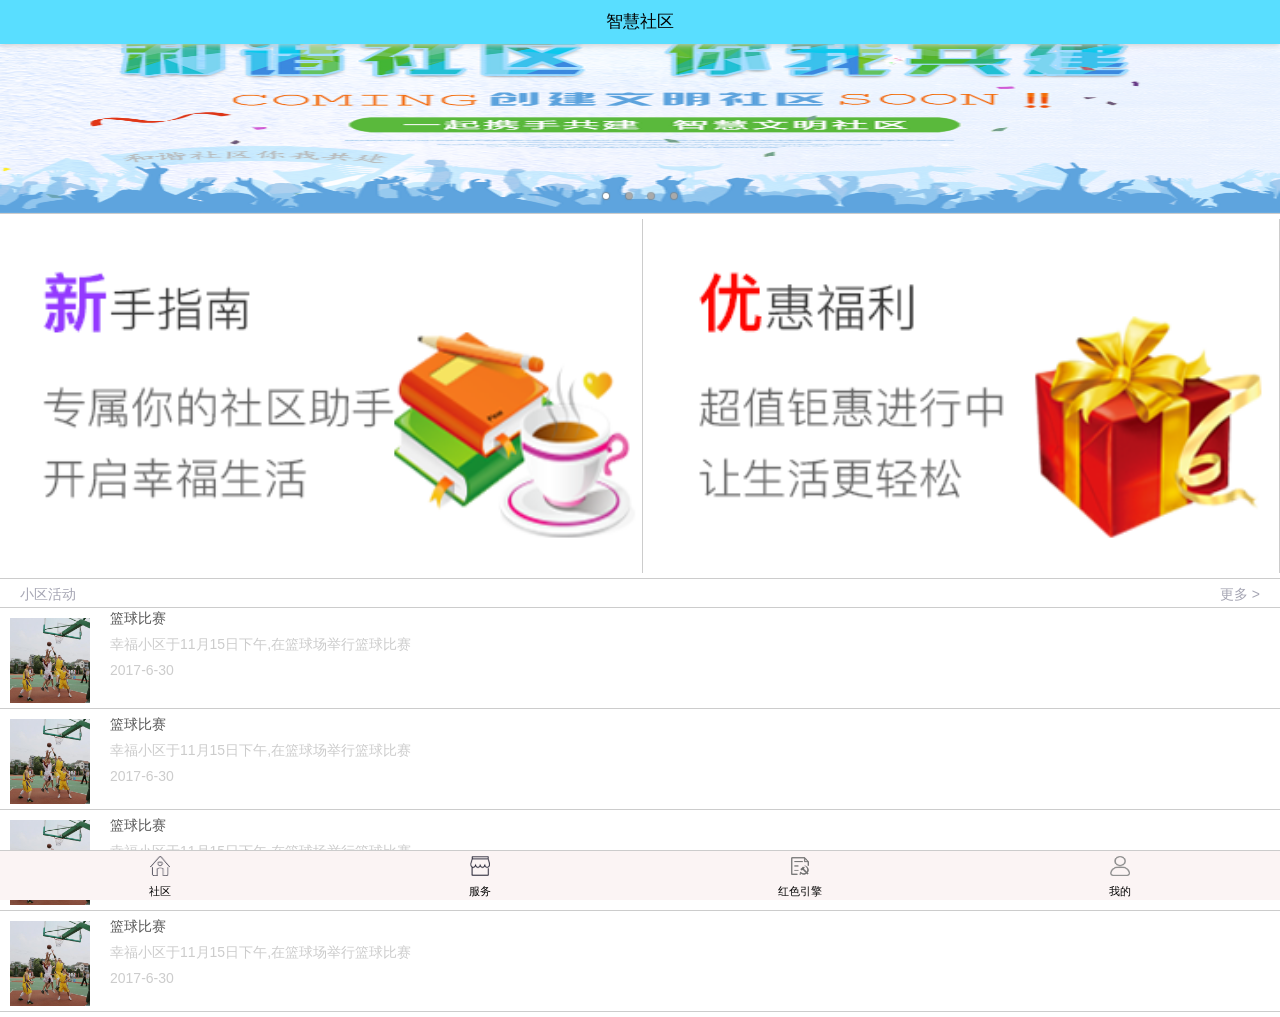
<file: index.html>
<!DOCTYPE html>
<html>

<head>
    <meta charset="utf-8">
    <meta name="viewport" content="width=device-width,initial-scale=1,minimum-scale=1,maximum-scale=1,user-scalable=no" />
    <title>智慧社区</title>
    <!--[if lt IE 9]>
    <script src="lib/html5shiv/html5shiv.min.js"></script>
    <script src="lib/respond/respond.js"></script>
    <![endif]-->


    <script src="js/mui.min.js"></script>
    <link rel="stylesheet" href="css/common.css">
    <link rel="stylesheet" href="css/mui.min.css"/>
    <link rel="stylesheet" href="css/index.css">
    <link rel="stylesheet" href="html/service/service.css">
    <link rel="stylesheet" href="html/engine/engine.css">
    <link rel="stylesheet" href="html/mine/mine.css">
    <link rel="stylesheet" href="css/app.css">
</head>


<body>
    <!--头部部分start-->
   <div class="top">
       <header id="header" class="mui-bar mui-bar-nav">
           <h1 class="mui-title">智慧社区</h1>
       </header>
   </div>
    <!--头部部分end-->

    <div class="mui-content">
        <!------------第一个页面开始部分---------->
        <div id="tabbar" class="mui-control-content mui-active">
            <div class="title">
                <div class="mui-content hidden"></div>
                <div id="slider" class="mui-slider">
                    <div class="mui-slider-group mui-slider-loop">
                        <!-- 额外增加的一个节点(循环轮播：第一个节点是最后一张轮播) -->
                        <div class="mui-slider-item mui-slider-item-duplicate">
                            <a href="#">
                                <img src="img/banner.png">
                            </a>
                        </div>
                        <!-- 第一张 -->
                        <div class="mui-slider-item">
                            <a href="#">
                                <img src="img/banner1.png">
                            </a>
                        </div>
                        <!-- 第二张 -->
                        <div class="mui-slider-item">
                            <a href="#">
                                <img src="img/banner2.png">
                            </a>
                        </div>
                        <!-- 第三张 -->
                        <div class="mui-slider-item">
                            <a href="#">
                                <img src="img/banner3.png">
                            </a>
                        </div>
                        <!-- 第四张 -->
                        <div class="mui-slider-item">
                            <a href="#">
                                <img src="img/banner4.png">
                            </a>
                        </div>
                        <!-- 第五张 -->
                        <div class="mui-slider-item">
                            <a href="#">
                                <img src="img/banner5.png">
                            </a>
                        </div>
                        <!-- 额外增加的一个节点(循环轮播：最后一个节点是第一张轮播) -->
                        <div class="mui-slider-item mui-slider-item-duplicate">
                            <a href="#">
                                <img src="img/banner.png">
                            </a>
                        </div>
                    </div>
                    <div class="mui-slider-indicator">
                        <div class="mui-indicator mui-active"></div>
                        <div class="mui-indicator"></div>
                        <div class="mui-indicator"></div>
                        <div class="mui-indicator"></div>
                    </div>
                </div>
                <!--轮播图end-->
                <!--------主体部分start------->
                <div class="new_new mui-clearfix">
                    <a href="#">
                        <img src="img/book.png" alt="">
                    </a>
                    <a href="#">
                        <img src="img/gift.png" alt="">
                    </a>
                </div>
                <div class="activity mui-clearfix">
                    <div class="ac_title">
                        <span>小区活动</span>
                        <a href="#">
                            <span>更多 > </span>
                        </a>
                    </div>
                    <div class="ac_cont mui-clearfix">
                        <a href="#">
                            <img src="img/play.png" alt="">
                        </a>
                        <div class="ac_contt">
                            <a href="#">
                                <span>篮球比赛</span>
                                <span>幸福小区于11月15日下午,在篮球场举行篮球比赛</span>
                                <span>2017-6-30</span>
                            </a>
                        </div>
                    </div>
                    <div class="ac_cont mui-clearfix">
                        <a href="#">
                            <img src="img/play.png" alt="">
                        </a>
                        <div class="ac_contt">
                            <a href="#">
                                <span>篮球比赛</span>
                                <span>幸福小区于11月15日下午,在篮球场举行篮球比赛</span>
                                <span>2017-6-30</span>
                            </a>
                        </div>
                    </div>
                    <div class="ac_cont mui-clearfix">
                        <a href="#">
                            <img src="img/play.png" alt="">
                        </a>
                        <div class="ac_contt">
                            <a href="#">
                                <span>篮球比赛</span>
                                <span>幸福小区于11月15日下午,在篮球场举行篮球比赛</span>
                                <span>2017-6-30</span>
                            </a>
                        </div>
                    </div>
                    <div class="ac_cont mui-clearfix">
                        <a href="#">
                            <img src="img/play.png" alt="">
                        </a>
                        <div class="ac_contt">
                            <a href="#">
                                <span>篮球比赛</span>
                                <span>幸福小区于11月15日下午,在篮球场举行篮球比赛</span>
                                <span>2017-6-30</span>
                            </a>
                        </div>
                    </div>
                </div>
            </div>
        </div>
    </div>

    <!------------底部部分start------------>
    <footer>
        <a href="#">
            <img src="./img/home.png" alt="">
            <span class="foot_word">社区</span>
        </a>
        <a href="html/service/service.html">
            <img src="./img/shop.png" alt="">
            <span class="foot_word">服务</span>
        </a>
        <a href="html/engine/engine.html">
            <img src="./img/red.png" alt="">
            <span class="foot_word">红色引擎</span>
        </a>
        <a href="html/mine/mine.html">
            <img src="./img/mine.png" alt="">
            <span class="foot_word">我的</span>
        </a>
    </footer>
    <!-------------底部部分end------------->
</body>
    <script type="text/javascript" charset="utf-8">
        mui.init({
            swipeBack: true //启用右滑关闭功能
        });
    var slider = mui("#slider");
    slider.slider({
        interval: 5000
    });
</script>

</html>
</file>
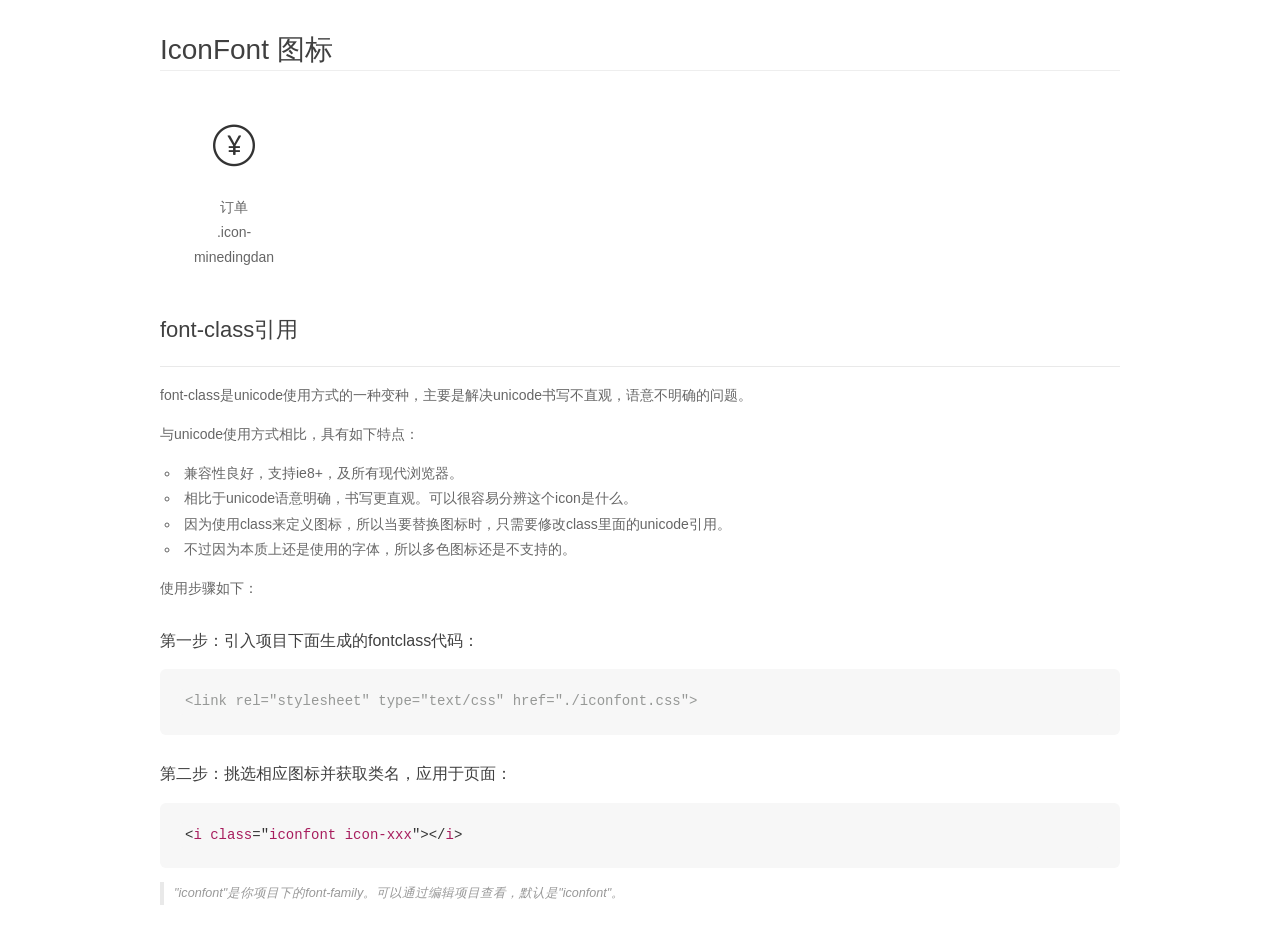
<file: fonticon/mine/demo_fontclass.html>
<!DOCTYPE html>
<html>
<head>
    <meta charset="utf-8"/>
    <title>IconFont</title>
    <link rel="stylesheet" href="demo.css">
    <link rel="stylesheet" href="iconfont.css">
</head>
<body>
    <div class="main markdown">
        <h1>IconFont 图标</h1>
        <ul class="icon_lists clear">
            
                <li>
                <i class="icon iconfont icon-minedingdan"></i>
                    <div class="name">订单</div>
                    <div class="fontclass">.icon-minedingdan</div>
                </li>
            
        </ul>

        <h2 id="font-class-">font-class引用</h2>
        <hr>

        <p>font-class是unicode使用方式的一种变种，主要是解决unicode书写不直观，语意不明确的问题。</p>
        <p>与unicode使用方式相比，具有如下特点：</p>
        <ul>
        <li>兼容性良好，支持ie8+，及所有现代浏览器。</li>
        <li>相比于unicode语意明确，书写更直观。可以很容易分辨这个icon是什么。</li>
        <li>因为使用class来定义图标，所以当要替换图标时，只需要修改class里面的unicode引用。</li>
        <li>不过因为本质上还是使用的字体，所以多色图标还是不支持的。</li>
        </ul>
        <p>使用步骤如下：</p>
        <h3 id="-fontclass-">第一步：引入项目下面生成的fontclass代码：</h3>


        <pre><code class="lang-js hljs javascript"><span class="hljs-comment">&lt;link rel="stylesheet" type="text/css" href="./iconfont.css"&gt;</span></code></pre>
        <h3 id="-">第二步：挑选相应图标并获取类名，应用于页面：</h3>
        <pre><code class="lang-css hljs">&lt;<span class="hljs-selector-tag">i</span> <span class="hljs-selector-tag">class</span>="<span class="hljs-selector-tag">iconfont</span> <span class="hljs-selector-tag">icon-xxx</span>"&gt;&lt;/<span class="hljs-selector-tag">i</span>&gt;</code></pre>
        <blockquote>
        <p>"iconfont"是你项目下的font-family。可以通过编辑项目查看，默认是"iconfont"。</p>
        </blockquote>
    </div>
</body>
</html>
</file>
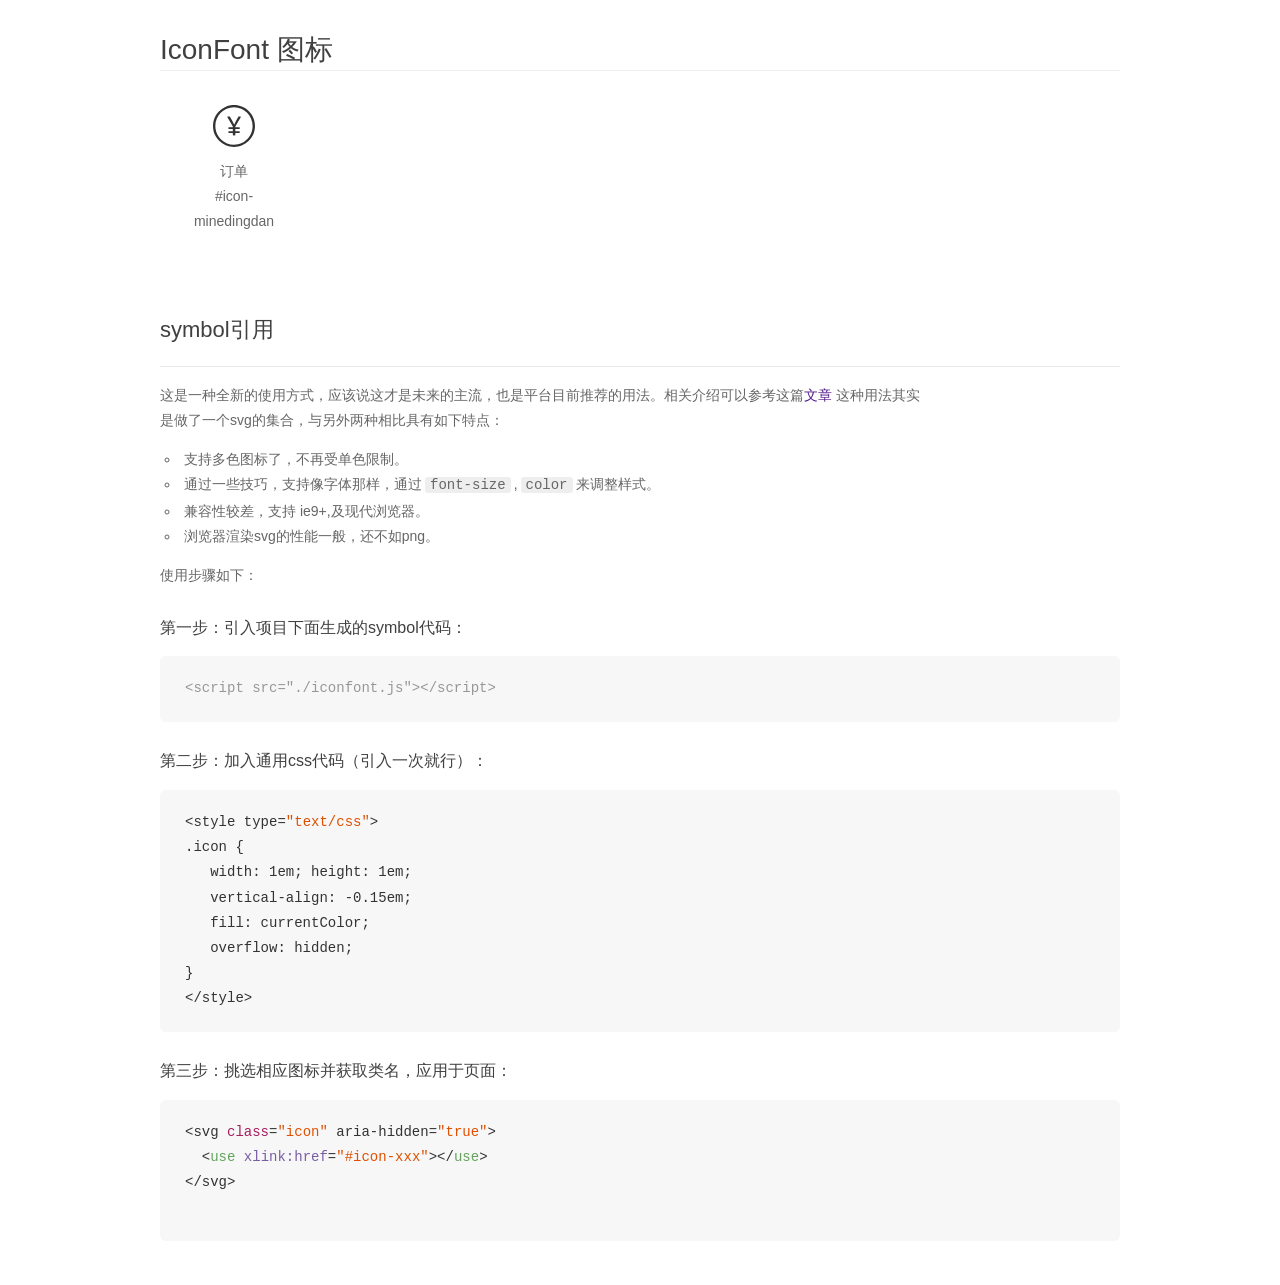
<file: fonticon/mine/demo_symbol.html>
<!DOCTYPE html>
<html>
<head>
    <meta charset="utf-8"/>
    <title>IconFont</title>
    <link rel="stylesheet" href="demo.css">
    <script src="iconfont.js"></script>

    <style type="text/css">
        .icon {
          /* 通过设置 font-size 来改变图标大小 */
          width: 1em; height: 1em;
          /* 图标和文字相邻时，垂直对齐 */
          vertical-align: -0.15em;
          /* 通过设置 color 来改变 SVG 的颜色/fill */
          fill: currentColor;
          /* path 和 stroke 溢出 viewBox 部分在 IE 下会显示
             normalize.css 中也包含这行 */
          overflow: hidden;
        }

    </style>
</head>
<body>
    <div class="main markdown">
        <h1>IconFont 图标</h1>
        <ul class="icon_lists clear">
            
                <li>
                    <svg class="icon" aria-hidden="true">
                        <use xlink:href="#icon-minedingdan"></use>
                    </svg>
                    <div class="name">订单</div>
                    <div class="fontclass">#icon-minedingdan</div>
                </li>
            
        </ul>


        <h2 id="symbol-">symbol引用</h2>
        <hr>

        <p>这是一种全新的使用方式，应该说这才是未来的主流，也是平台目前推荐的用法。相关介绍可以参考这篇<a href="">文章</a>
        这种用法其实是做了一个svg的集合，与另外两种相比具有如下特点：</p>
        <ul>
          <li>支持多色图标了，不再受单色限制。</li>
          <li>通过一些技巧，支持像字体那样，通过<code>font-size</code>,<code>color</code>来调整样式。</li>
          <li>兼容性较差，支持 ie9+,及现代浏览器。</li>
          <li>浏览器渲染svg的性能一般，还不如png。</li>
        </ul>
        <p>使用步骤如下：</p>
        <h3 id="-symbol-">第一步：引入项目下面生成的symbol代码：</h3>
        <pre><code class="lang-js hljs javascript"><span class="hljs-comment">&lt;script src="./iconfont.js"&gt;&lt;/script&gt;</span></code></pre>
        <h3 id="-css-">第二步：加入通用css代码（引入一次就行）：</h3>
        <pre><code class="lang-js hljs javascript">&lt;style type=<span class="hljs-string">"text/css"</span>&gt;
.icon {
   width: <span class="hljs-number">1</span>em; height: <span class="hljs-number">1</span>em;
   vertical-align: <span class="hljs-number">-0.15</span>em;
   fill: currentColor;
   overflow: hidden;
}
&lt;<span class="hljs-regexp">/style&gt;</span></code></pre>
        <h3 id="-">第三步：挑选相应图标并获取类名，应用于页面：</h3>
        <pre><code class="lang-js hljs javascript">&lt;svg <span class="hljs-class"><span class="hljs-keyword">class</span></span>=<span class="hljs-string">"icon"</span> aria-hidden=<span class="hljs-string">"true"</span>&gt;<span class="xml"><span class="hljs-tag">
  &lt;<span class="hljs-name">use</span> <span class="hljs-attr">xlink:href</span>=<span class="hljs-string">"#icon-xxx"</span>&gt;</span><span class="hljs-tag">&lt;/<span class="hljs-name">use</span>&gt;</span>
</span>&lt;<span class="hljs-regexp">/svg&gt;
        </span></code></pre>
    </div>
</body>
</html>
</file>
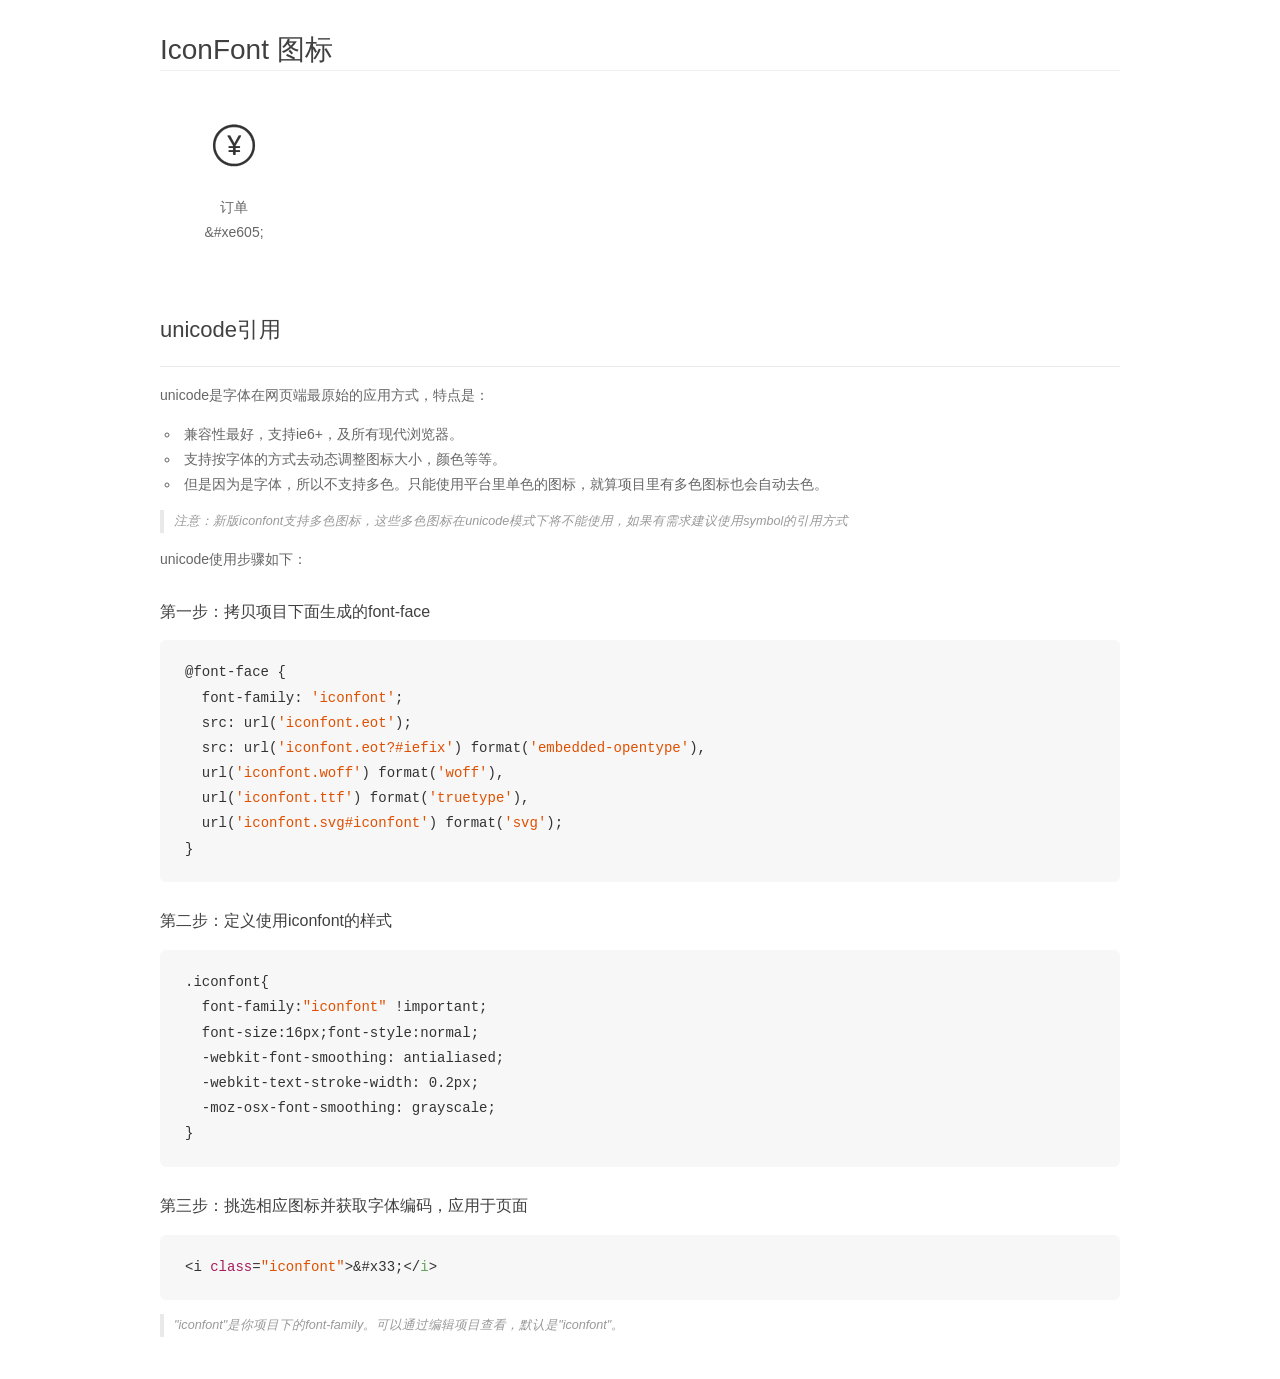
<file: fonticon/mine/demo_unicode.html>
<!DOCTYPE html>
<html>
<head>
    <meta charset="utf-8"/>
    <title>IconFont</title>
    <link rel="stylesheet" href="demo.css">

    <style type="text/css">

        @font-face {font-family: "iconfont";
          src: url('iconfont.eot'); /* IE9*/
          src: url('iconfont.eot#iefix') format('embedded-opentype'), /* IE6-IE8 */
          url('iconfont.woff') format('woff'), /* chrome, firefox */
          url('iconfont.ttf') format('truetype'), /* chrome, firefox, opera, Safari, Android, iOS 4.2+*/
          url('iconfont.svg#iconfont') format('svg'); /* iOS 4.1- */
        }

        .iconfont {
          font-family:"iconfont" !important;
          font-size:16px;
          font-style:normal;
          -webkit-font-smoothing: antialiased;
          -webkit-text-stroke-width: 0.2px;
          -moz-osx-font-smoothing: grayscale;
        }

    </style>
</head>
<body>
    <div class="main markdown">
        <h1>IconFont 图标</h1>
        <ul class="icon_lists clear">
            
                <li>
                <i class="icon iconfont">&#xe605;</i>
                    <div class="name">订单</div>
                    <div class="code">&amp;#xe605;</div>
                </li>
            
        </ul>
        <h2 id="unicode-">unicode引用</h2>
        <hr>

        <p>unicode是字体在网页端最原始的应用方式，特点是：</p>
        <ul>
        <li>兼容性最好，支持ie6+，及所有现代浏览器。</li>
        <li>支持按字体的方式去动态调整图标大小，颜色等等。</li>
        <li>但是因为是字体，所以不支持多色。只能使用平台里单色的图标，就算项目里有多色图标也会自动去色。</li>
        </ul>
        <blockquote>
        <p>注意：新版iconfont支持多色图标，这些多色图标在unicode模式下将不能使用，如果有需求建议使用symbol的引用方式</p>
        </blockquote>
        <p>unicode使用步骤如下：</p>
        <h3 id="-font-face">第一步：拷贝项目下面生成的font-face</h3>
        <pre><code class="lang-js hljs javascript">@font-face {
  font-family: <span class="hljs-string">'iconfont'</span>;
  src: url(<span class="hljs-string">'iconfont.eot'</span>);
  src: url(<span class="hljs-string">'iconfont.eot?#iefix'</span>) format(<span class="hljs-string">'embedded-opentype'</span>),
  url(<span class="hljs-string">'iconfont.woff'</span>) format(<span class="hljs-string">'woff'</span>),
  url(<span class="hljs-string">'iconfont.ttf'</span>) format(<span class="hljs-string">'truetype'</span>),
  url(<span class="hljs-string">'iconfont.svg#iconfont'</span>) format(<span class="hljs-string">'svg'</span>);
}
</code></pre>
        <h3 id="-iconfont-">第二步：定义使用iconfont的样式</h3>
        <pre><code class="lang-js hljs javascript">.iconfont{
  font-family:<span class="hljs-string">"iconfont"</span> !important;
  font-size:<span class="hljs-number">16</span>px;font-style:normal;
  -webkit-font-smoothing: antialiased;
  -webkit-text-stroke-width: <span class="hljs-number">0.2</span>px;
  -moz-osx-font-smoothing: grayscale;
}
</code></pre>
        <h3 id="-">第三步：挑选相应图标并获取字体编码，应用于页面</h3>
        <pre><code class="lang-js hljs javascript">&lt;i <span class="hljs-class"><span class="hljs-keyword">class</span></span>=<span class="hljs-string">"iconfont"</span>&gt;&amp;#x33;<span class="xml"><span class="hljs-tag">&lt;/<span class="hljs-name">i</span>&gt;</span></span></code></pre>

        <blockquote>
        <p>"iconfont"是你项目下的font-family。可以通过编辑项目查看，默认是"iconfont"。</p>
        </blockquote>
    </div>


</body>
</html>
</file>
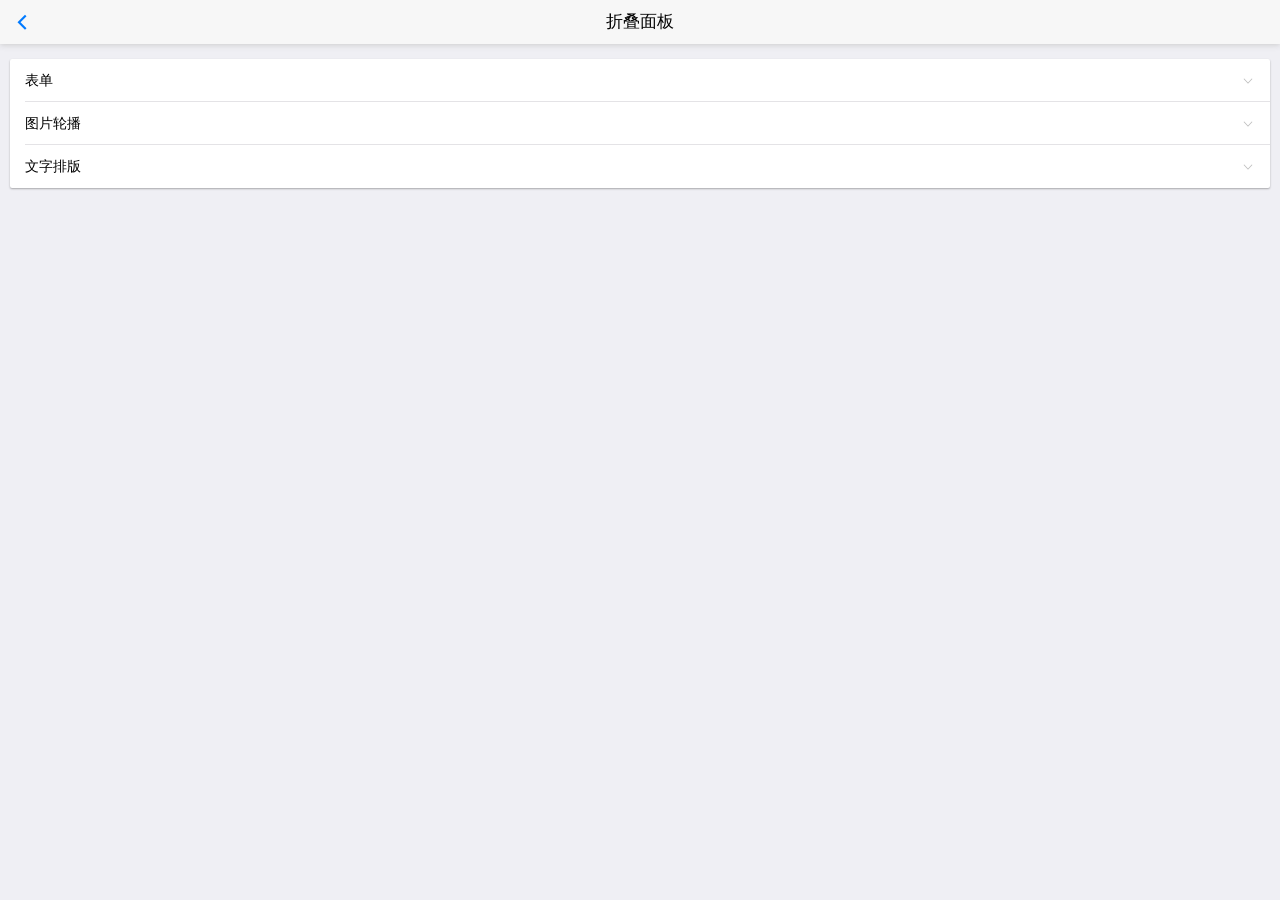
<file: hello-mui/examples/accordion.html>
<!DOCTYPE html>
<html>

	<head>
		<meta charset="utf-8">
		<title>Hello MUI</title>
		<meta name="viewport" content="width=device-width, initial-scale=1,maximum-scale=1,user-scalable=no">
		<meta name="apple-mobile-web-app-capable" content="yes">
		<meta name="apple-mobile-web-app-status-bar-style" content="black">

		<!--标准mui.css-->
		<link rel="stylesheet" href="../css/mui.min.css">
		<!--App自定义的css-->
		<!--<link rel="stylesheet" type="text/css" href="../css/app.css"/>-->
		
	</head>
	<body>
		<header class="mui-bar mui-bar-nav">
			<a class="mui-action-back mui-icon mui-icon-left-nav mui-pull-left"></a>
			<h1 class="mui-title">折叠面板</h1>
		</header>
		<div class="mui-content">
			<div class="mui-card">
				<ul class="mui-table-view">
					<li class="mui-table-view-cell mui-collapse">
						<a class="mui-navigate-right" href="#">表单</a>
						<div class="mui-collapse-content">
							<form class="mui-input-group">
								<div class="mui-input-row">
									<label>Input</label>
									<input type="text" placeholder="普通输入框">
								</div>
								<div class="mui-input-row">
									<label>Input</label>
									<input type="text" class="mui-input-clear" placeholder="带清除按钮的输入框">
								</div>
		
								<div class="mui-input-row mui-plus-visible">
									<label>Input</label>
									<input type="text" class="mui-input-speech mui-input-clear" placeholder="语音输入">
								</div>
								<div class="mui-button-row">
									<button class="mui-btn mui-btn-primary" type="button" onclick="return false;">确认</button>&nbsp;&nbsp;
									<button class="mui-btn mui-btn-primary" type="button" onclick="return false;">取消</button>
								</div>
							</form>
						</div>
					</li>
					<li class="mui-table-view-cell mui-collapse">
						<a class="mui-navigate-right" href="#">图片轮播</a>
						<div class="mui-collapse-content">
							<div id="slider" class="mui-slider">
								<div class="mui-slider-group mui-slider-loop">
									<!-- 额外增加的一个节点(循环轮播：第一个节点是最后一张轮播) -->
									<div class="mui-slider-item mui-slider-item-duplicate">
										<a href="#">
											<img src="../images/yuantiao.jpg">
										</a>
									</div>
									<!-- 第一张 -->
									<div class="mui-slider-item">
										<a href="#">
											<img src="../images/shuijiao.jpg">
										</a>
									</div>
									<!-- 第二张 -->
									<div class="mui-slider-item">
										<a href="#">
											<img src="../images/muwu.jpg">
										</a>
									</div>
									<!-- 第三张 -->
									<div class="mui-slider-item">
										<a href="#">
											<img src="../images/cbd.jpg">
										</a>
									</div>
									<!-- 第四张 -->
									<div class="mui-slider-item">
										<a href="#">
											<img src="../images/yuantiao.jpg">
										</a>
									</div>
									<!-- 额外增加的一个节点(循环轮播：最后一个节点是第一张轮播) -->
									<div class="mui-slider-item mui-slider-item-duplicate">
										<a href="#">
											<img src="../images/shuijiao.jpg">
										</a>
									</div>
								</div>
								<div class="mui-slider-indicator">
									<div class="mui-indicator mui-active"></div>
									<div class="mui-indicator"></div>
									<div class="mui-indicator"></div>
									<div class="mui-indicator"></div>
								</div>
							</div>
						</div>
					</li>
					<li class="mui-table-view-cell mui-collapse">
						<a class="mui-navigate-right" href="#">文字排版</a>
						<div class="mui-collapse-content">
							<h1>h1. Heading</h1>
							<h2>h2. Heading</h2>
							<h3>h3. Heading</h3>
							<h4>h4. Heading</h4>
							<h5>h5. Heading</h5>
							<h6>h6. Heading</h6>
							<p>
								p. 目前最接近原生App效果的框架。
							</p>
						</div>
					</li>
				</ul>
			</div>
		</div>
		<script src="../js/mui.min.js"></script>
		<script>
			mui.init({
				swipeBack:true //启用右滑关闭功能
			});
		</script>
	</body>

</html>
</file>
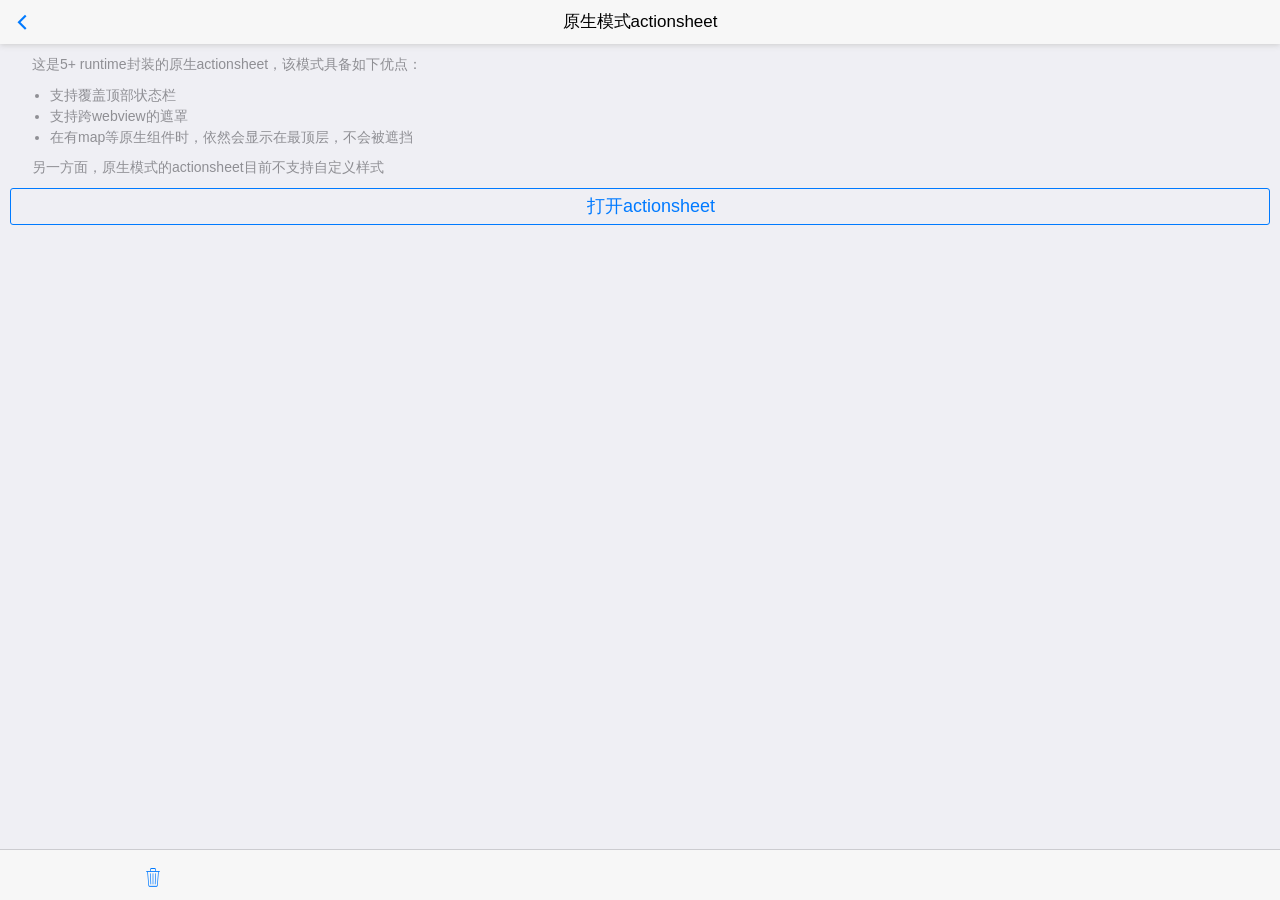
<file: hello-mui/examples/actionsheet-plus.html>
<!DOCTYPE html>
<html>

	<head>
		<meta charset="utf-8">
		<title>Hello MUI</title>
		<meta name="viewport" content="width=device-width, initial-scale=1,maximum-scale=1,user-scalable=no">
		<meta name="apple-mobile-web-app-capable" content="yes">
		<meta name="apple-mobile-web-app-status-bar-style" content="black">

		<!--标准mui.css-->
		<link rel="stylesheet" href="../css/mui.min.css">
		<!--App自定义的css-->
		<!--<link rel="stylesheet" type="text/css" href="../css/app.css"/>-->
		<style>
			p {
				text-indent: 22px;
			}
			span.mui-icon {
				font-size: 14px;
				color: #007aff;
				margin-left: -15px;
				padding-right: 10px;
			}
			#info{
		  		padding: 20px 10px ;
		  	}
		  	.des{
		  		margin: .5em 0;
		  	}
		  	.des>li{
		  		font-size: 14px;
				color: #8f8f94;
		  	}
		</style>
	</head>

	<body>

		<header class="mui-bar mui-bar-nav">
			<a class="mui-action-back mui-icon mui-icon-left-nav mui-pull-left"></a>
			<h1 class="mui-title">原生模式actionsheet</h1>
		</header>
		<nav class="mui-bar mui-bar-tab">
			<a id="delete-btn" class="mui-tab-item">
				<span class="mui-icon mui-icon-trash"></span>
			</a>
			<a class="mui-tab-item" href="#">
			</a>
			<a class="mui-tab-item" href="#">
			</a>
			<a class="mui-tab-item" href="#">
			</a>
		</nav>
		<div class="mui-content">
			<div class="mui-content-padded">
				<p>这是5+ runtime封装的原生actionsheet，该模式具备如下优点：</p>
				<ul class="des">
					<li>支持覆盖顶部状态栏</li>
					<li>支持跨webview的遮罩</li>
					<li>在有map等原生组件时，依然会显示在最顶层，不会被遮挡</li>
				</ul>	
				<p>另一方面，原生模式的actionsheet目前不支持自定义样式</p>	
				
				<p>
					<a id="picture-btn" class="mui-btn mui-btn-primary mui-btn-block mui-btn-outlined" style="padding: 5px 20px;">打开actionsheet</a>
				</p>
			</div>
		</div>
		<p id="info"></p>
	</body>
	<script src="../js/mui.min.js"></script>
	<script>
		mui.init({
			swipeBack:true //启用右滑关闭功能
		});
		mui('body').on('shown', '.mui-popover', function(e) {
			//console.log('shown', e.detail.id);//detail为当前popover元素
		});
		mui('body').on('hidden', '.mui-popover', function(e) {
			//console.log('hidden', e.detail.id);//detail为当前popover元素
		});
		var info = document.getElementById("info");
		document.getElementById("picture-btn").addEventListener('tap',function () {
			var btnArray = [{title:"拍照或录像"},{title:"选取现有的"}];
			plus.nativeUI.actionSheet( {
				title:"选择照片",
				cancel:"取消",
				buttons:btnArray
			}, function(e){
				var index = e.index;
				var text = "你刚点击了\"";
				switch (index){
					case 0:
						text += "取消";
						break;
					case 1:
						text += "拍照或录像";
						break;
					case 2:
						text += "选取现有的";
						break;
				}
				info.innerHTML = text+"\"按钮";
			} );
		});
		document.getElementById("delete-btn").addEventListener('tap',function () {
			var btnArray = [{title:"删除信息",style:"destructive"}];
			plus.nativeUI.actionSheet( {
				cancel:"取消",
				buttons:btnArray
			}, function(e){
				var index = e.index;
				var text = "你刚点击了\"";
				switch (index){
					case 0:
						text += "取消";
						break;
					case 1:
						text += "删除信息";
						break;
				}
				info.innerHTML = text+"\"按钮";
			} );
		});
	</script>

</html>
</file>
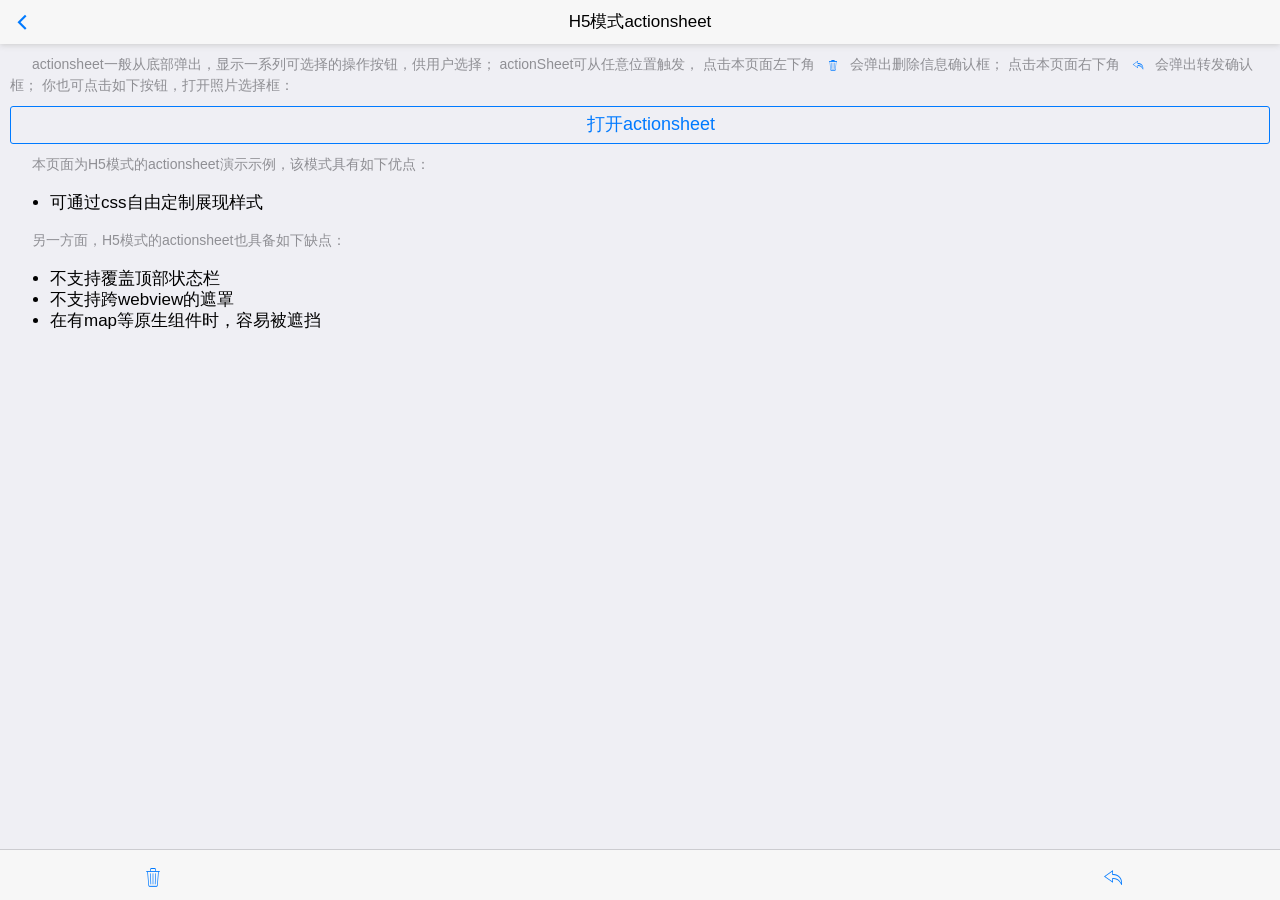
<file: hello-mui/examples/actionsheet.html>
<!DOCTYPE html>
<html>

	<head>
		<meta charset="utf-8">
		<title>Hello MUI</title>
		<meta name="viewport" content="width=device-width, initial-scale=1,maximum-scale=1,user-scalable=no">
		<meta name="apple-mobile-web-app-capable" content="yes">
		<meta name="apple-mobile-web-app-status-bar-style" content="black">
		<!--标准mui.css-->
		<link rel="stylesheet" href="../css/mui.min.css">
		<!--App自定义的css-->
		<!--<link rel="stylesheet" type="text/css" href="../css/app.css"/>-->
		<style>
			p {
				text-indent: 22px;
			}
			span.mui-icon {
				font-size: 14px;
				color: #007aff;
				margin-left: -15px;
				padding-right: 10px;
			}
			#info {
				padding: 20px 10px;
			}
			/*.des {
				margin: .5em 0;
			}
			.des>li {
				font-size: 14px;
				color: #8f8f94;
			}*/
		</style>
	</head>

	<body>

		<header class="mui-bar mui-bar-nav">
			<a class="mui-action-back mui-icon mui-icon-left-nav mui-pull-left"></a>
			<h1 class="mui-title">H5模式actionsheet</h1>
		</header>
		<nav class="mui-bar mui-bar-tab">
			<a class="mui-tab-item" href="#delete">
				<span class="mui-icon mui-icon-trash"></span>
			</a>
			<a class="mui-tab-item" href="#">
			</a>
			<a class="mui-tab-item" href="#">
			</a>
			<a class="mui-tab-item" href="#forward">
				<span class="mui-icon mui-icon-undo"></span>
			</a>
		</nav>
		<div class="mui-content">
			<div class="mui-content-padded">
				<p>actionsheet一般从底部弹出，显示一系列可选择的操作按钮，供用户选择； actionSheet可从任意位置触发， 点击本页面左下角
					<span class="mui-icon mui-icon-trash"></span>会弹出删除信息确认框； 点击本页面右下角
					<span class="mui-icon mui-icon-undo"></span>会弹出转发确认框； 你也可点击如下按钮，打开照片选择框：
				</p>
				<p>
					<a href="#picture" class="mui-btn mui-btn-primary mui-btn-block mui-btn-outlined" style="padding: 5px 20px;">打开actionsheet</a>
				</p>
				<p>本页面为H5模式的actionsheet演示示例，该模式具有如下优点：</p>
				<ul class="des">
					<li>可通过css自由定制展现样式</li>
				</ul>

				<p>另一方面，H5模式的actionsheet也具备如下缺点：</p>
				<ul class="hm-description">
					<li>不支持覆盖顶部状态栏</li>
					<li>不支持跨webview的遮罩</li>
					<li>在有map等原生组件时，容易被遮挡</li>
				</ul>
				<p id="info"></p>
			</div>
		</div>

		<div id="delete" class="mui-popover mui-popover-action mui-popover-bottom">
			<ul class="mui-table-view">
				<li class="mui-table-view-cell">
					<a href="#" style="color: #FF3B30;">删除信息</a>
				</li>
			</ul>
			<ul class="mui-table-view">
				<li class="mui-table-view-cell">
					<a href="#delete"><b>取消</b></a>
				</li>
			</ul>
		</div>
		<div id="forward" class="mui-popover mui-popover-action mui-popover-bottom">
			<ul class="mui-table-view">
				<li class="mui-table-view-cell">
					<a href="#">回复</a>
				</li>
				<li class="mui-table-view-cell">
					<a href="#">转发</a>
				</li>
				<li class="mui-table-view-cell">
					<a href="#">打印</a>
				</li>
			</ul>
			<ul class="mui-table-view">
				<li class="mui-table-view-cell">
					<a href="#forward"><b>取消</b></a>
				</li>
			</ul>
		</div>
		<div id="picture" class="mui-popover mui-popover-action mui-popover-bottom">
			<ul class="mui-table-view">
				<li class="mui-table-view-cell">
					<a href="#">拍照或录像</a>
				</li>
				<li class="mui-table-view-cell">
					<a href="#">选取现有的</a>
				</li>
			</ul>
			<ul class="mui-table-view">
				<li class="mui-table-view-cell">
					<a href="#picture"><b>取消</b></a>
				</li>
			</ul>
		</div>

	</body>
	<script src="../js/mui.min.js"></script>
	<script>
		mui.init({
			swipeBack:true //启用右滑关闭功能
		});
		mui('body').on('shown', '.mui-popover', function(e) {
			//console.log('shown', e.detail.id);//detail为当前popover元素
		});
		mui('body').on('hidden', '.mui-popover', function(e) {
			//console.log('hidden', e.detail.id);//detail为当前popover元素
		});
		var info = document.getElementById("info");
		mui('body').on('tap', '.mui-popover-action li>a', function() {
			var a = this,
				parent;
			//根据点击按钮，反推当前是哪个actionsheet
			for (parent = a.parentNode; parent != document.body; parent = parent.parentNode) {
				if (parent.classList.contains('mui-popover-action')) {
					break;
				}
			}
			//关闭actionsheet
			mui('#' + parent.id).popover('toggle');
			info.innerHTML = "你刚点击了\"" + a.innerHTML + "\"按钮";
		})
	</script>

</html>
</file>
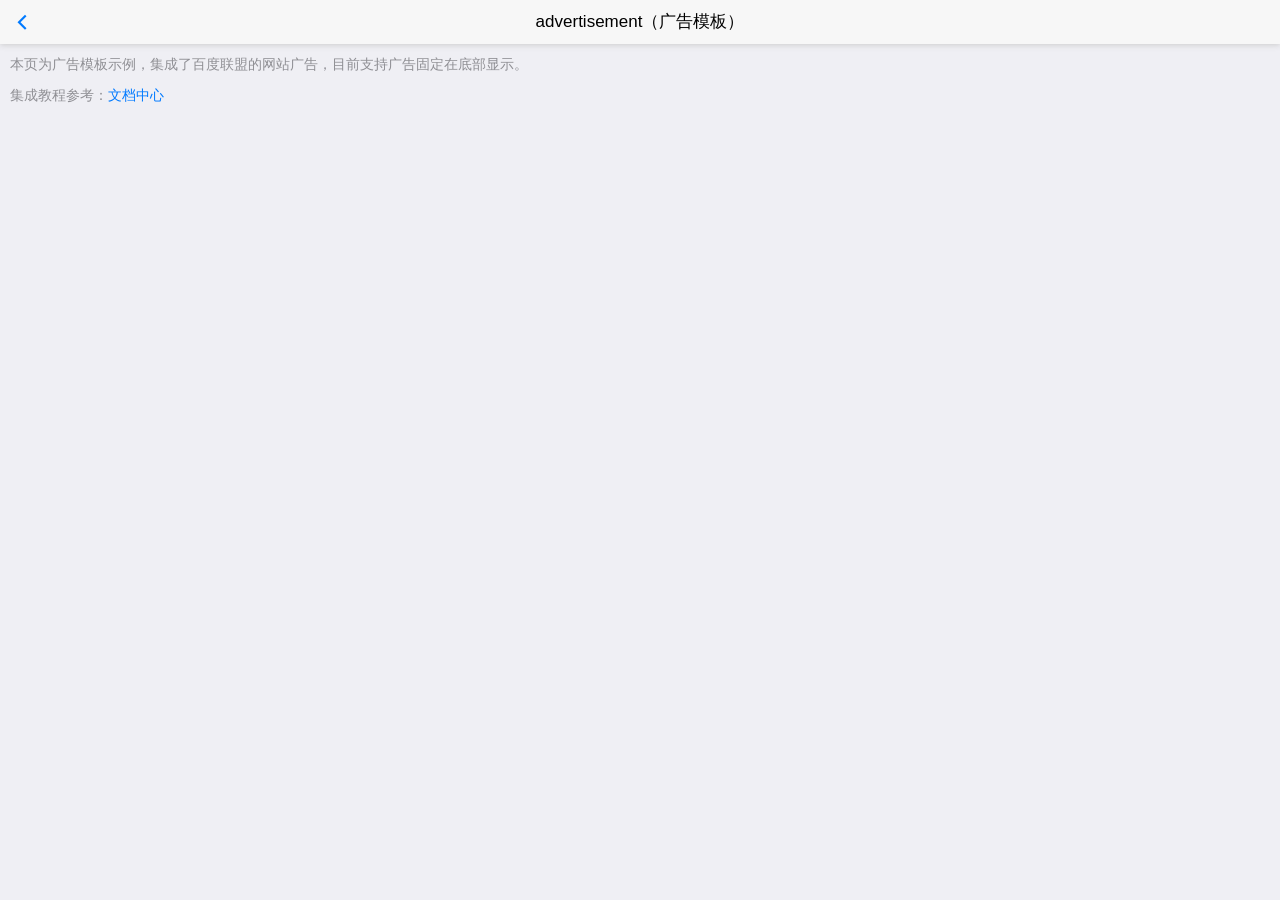
<file: hello-mui/examples/ad.html>
<!DOCTYPE html>
<html>

	<head>
		<meta charset="utf-8">
		<meta name="viewport" content="width=device-width,initial-scale=1,minimum-scale=1,maximum-scale=1,user-scalable=no" />
		<title></title>
		<script src="../js/mui.min.js"></script>
		<link href="../css/mui.min.css" rel="stylesheet" />
		<script type="text/javascript" charset="utf-8">
			mui.init();
		</script>
	</head>

	<body>
		<header class="mui-bar mui-bar-nav">
			<a class="mui-action-back mui-icon mui-icon-left-nav mui-pull-left"></a>
			<h1 class="mui-title">advertisement（广告模板）</h1>
		</header>
		<div class="mui-content">
			<div class="mui-content-padded">
				<p>本页为广告模板示例，集成了百度联盟的网站广告，目前支持广告固定在底部显示。</p>
				<p>集成教程参考：<a href="http://ask.dcloud.net.cn/article/712">文档中心</a></p>
				
			</div>
		</div>
	</body>
	<script type="text/javascript">
		mui.plusReady(function () {
			if(plus.networkinfo.getCurrentType() == plus.networkinfo.CONNECTION_NONE){
				mui.toast("当前网络不给力，无法加载广告");
			}else{
				
				//百度广告集成教程参考：http://ask.dcloud.net.cn/article/712
				
				//屏幕真实宽度
				var width = window.innerWidth;
				var height = window.innerHeight;
				
				/*---需要开发者修改的内容---begin*/
				//百度联盟申请的广告位id
				var cpro_id = "u2206321";
				//广告投放域名地址
				var ltu = encodeURIComponent('http://www.dcloud.io/ad/');
				//投放广告的服务端页面标题
				var title = encodeURIComponent('DCloud HBuilder-做最好的HTML5开发工具||MUI-最接近原生体验的高性能前端框架');
				//根据投放广告的比例，计算广告高度，Hello MUI选择的广告位是20:3尺寸
				var adHeight = parseInt(width)*3/20;
				/*---需要开发者修改的内容---end*/
				
				//百度广告地址
				var p = ["acom","icxm","tcmm","icfm","mcum"];
				var t = new Date().getTime();
				var url = "http://pos.baidu.com/"+p[parseInt(5*Math.random())]+"?dc=2&dri=0&dis=0&dai=1&ps=0x0&dcb=BAIDU_SSP_define&dtm=HTML_POST&dvi=0.0&dci=-1&dpt=none&tsr=0&tpr="+t+"&ari=1&dbv=2&drs=1&cfv=0&cpl=0&chi=4&cce=true&cec=UTF-8&tlm=1437985083&ecd=1&pis=-1x-1&ccd=24&cja=false&cmi=0&col=en-US&cdo=0&tcn=1467173621&qn=d5d5b72998fc778b&tt=1467173620584.25.60.68";
				url += "&sz="+width+"x"+adHeight;
				url +="&rdid="+cpro_id.substring(1);
				url +="&di="+cpro_id;
				url +="&ti="+title;
				url +="&ltu="+ltu;
				url +="&psr="+window.screen.availWidth+"x"+window.screen.availHeight+"&par="+window.screen.availWidth+"x"+window.screen.availHeight;
				url +="&pcs="+window.outerWidth+"x"+window.outerHeight+"&pss="+window.outerWidth+"x0";
				url +="&rw="+Math.max(320, Math.min(window.innerWidth, window.innerHeight));
				
				var adBottom = mui.os.ios?('-'+adHeight+'px'):'0';
				
				var ad = plus.webview.create(url,'ad',{height:adHeight+'px',bottom:adBottom,position:"absolute"});
				//目前Android平台不支持子webview的setStyle动画，因此分平台处理；
				if(mui.os.ios){
					//为了支持iOS平台左侧边缘滑动关闭页面，需要append进去；
					plus.webview.currentWebview().append(ad);
					ad.addEventListener('loaded',function () {
						ad.setStyle({
							bottom:'0',
							transition: {
								duration: 150
							}
						});
					});
				}else{
					ad.addEventListener('loaded',function () {
						ad.show('slide-in-bottom');
					});
				}
				
				ad.appendJsFile('_www/js/ad.js');
				
				//设置主页面的底部留白，否则会被遮住；
				document.querySelector('.mui-content').style.paddingBottom = adHeight + 'px';
			}
		});		

		//处理点击事件，需要打开原生浏览器
		mui('body').on('tap', 'a', function(e) {
			var href = this.getAttribute('href');
			if (href) {
				if (window.plus) {
					plus.runtime.openURL(href);
				} else {
					location.href = href;
				}
			}
		});

	</script>

</html>
</file>
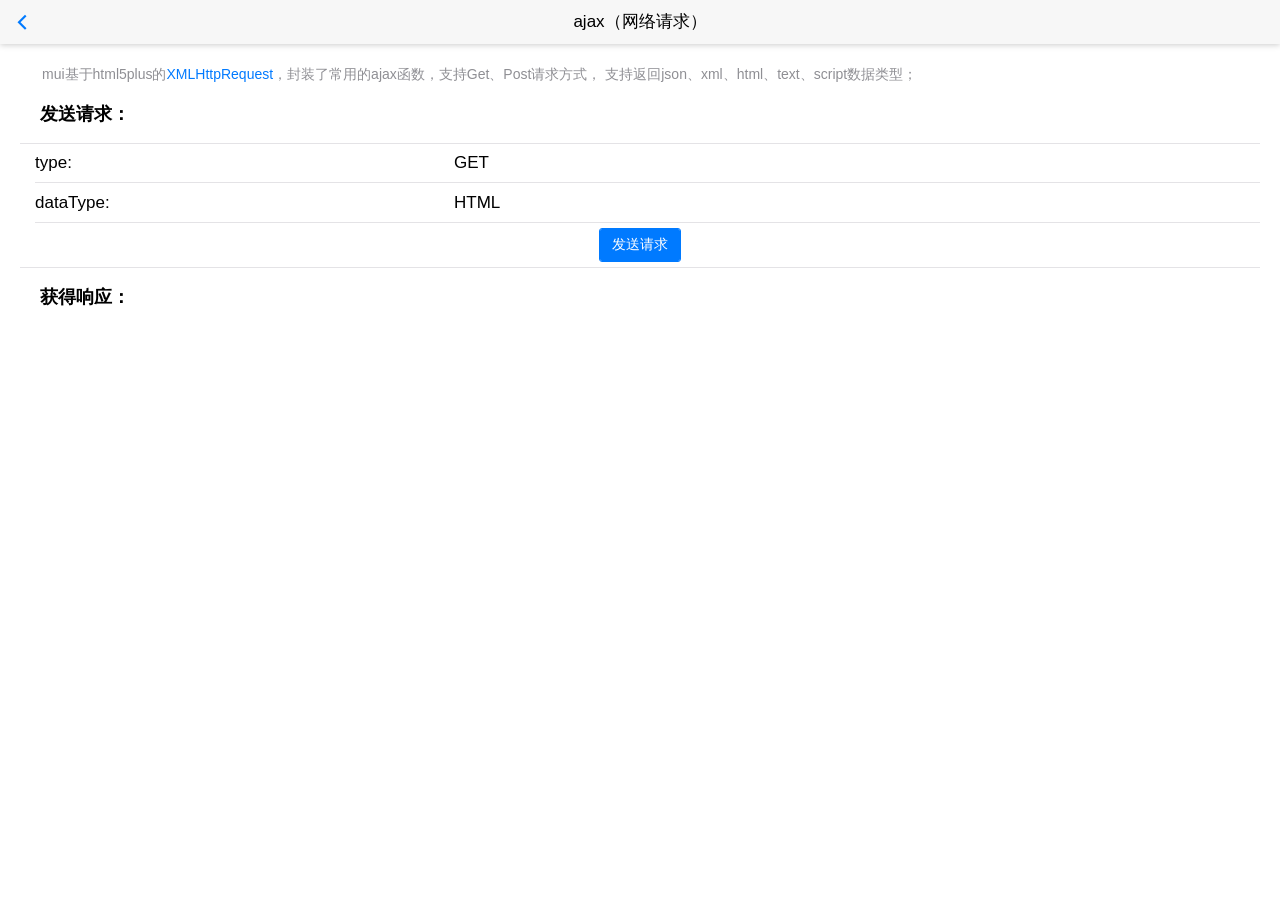
<file: hello-mui/examples/ajax.html>
<!DOCTYPE html>
<html>

	<head>
		<meta charset="utf-8">
		<title>Hello MUI</title>
		<meta name="viewport" content="width=device-width, initial-scale=1,maximum-scale=1,user-scalable=no">
		<meta name="apple-mobile-web-app-capable" content="yes">
		<meta name="apple-mobile-web-app-status-bar-style" content="black">

		<!--标准mui.css-->
		<link rel="stylesheet" href="../css/mui.min.css">
		<!--App自定义的css-->
		<!--<link rel="stylesheet" type="text/css" href="../css/app.css"/>-->
		<style>
		 	.mui-content-padded {
				padding: 10px;
			}
			body,body .mui-content {
				background-color: #fff !important;
			}
			code {
				word-wrap: break-word;
				word-break: normal;
				font-size: 90%;
				color: #c7254e;
				background-color: #f9f2f4;
				border-radius: 4px;
			}
		</style>
	</head>

	<body>
		<header class="mui-bar mui-bar-nav">
			<a class="mui-action-back mui-icon mui-icon-left-nav mui-pull-left"></a>
			<h1 class="mui-title">ajax（网络请求）</h1>
		</header>
		<div class="mui-content">
			<div class="mui-content-padded" style="padding-bottom: 50px;">
				<p style="text-indent: 22px;">
					mui基于html5plus的<a href="http://www.dcloud.io/docs/api/zh_cn/xhr.shtml">XMLHttpRequest</a>，封装了常用的ajax函数，支持Get、Post请求方式， 支持返回json、xml、html、text、script数据类型；
				</p>
				<h4 class="mui-content-padded">发送请求：</h4>
				<div class="mui-input-group">
					<div class="mui-input-row">
						<label>type:</label>
						<select id="method">
							<option value="get">GET</option>
							<option value="post">POST</option>
						</select>
					</div>
					<div class="mui-input-row">
						<label>dataType:</label>
						<select id="dataType">
							<option value="html">HTML</option>
							<option value="json">JSON</option>
							<option value="xml">XML</option>
						</select>
					</div>
					<div class="mui-button-row">
						<button type="button" id="confirm" class="mui-btn mui-btn-primary">发送请求</button>
					</div>
				</div>
				<h4 class="mui-content-padded">获得响应：</h4>
				<code id="response"></code>
			</div>
		</div>
		<script src="../js/mui.min.js"></script>
		<script>
			(function($) {
				$.init({
					swipeBack:true //启用右滑关闭功能
				});
				
				var network = true;
				if(mui.os.plus){
					mui.plusReady(function () {
						if(plus.networkinfo.getCurrentType()==plus.networkinfo.CONNECTION_NONE){
							network = false;
						}
					});
				}
				
				var methodEl = document.getElementById("method");
				var dataTypeEl = document.getElementById("dataType");
				var respnoseEl = document.getElementById("response");
				//成功响应的回调函数
				var success = function(response) {
					var dataType = dataTypeEl.value;
					if (dataType === 'json') {
						response = JSON.stringify(response);
					} else if (dataType === 'xml') {
						response = new XMLSerializer().serializeToString(response).replace(/</g, "&lt;").replace(/>/g, "&gt;");
					}
					respnoseEl.innerHTML = response;
				};
				//设置全局beforeSend
				$.ajaxSettings.beforeSend = function(xhr, setting) {
					//beforeSend演示,也可在$.ajax({beforeSend:function(){}})中设置单个Ajax的beforeSend
					console.log('beforeSend:::' + JSON.stringify(setting));
				};
				//设置全局complete
				$.ajaxSettings.complete = function(xhr, status) {
					console.log('complete:::' + status);
				}
				var ajax = function() {
					//利用RunJS的Echo Ajax功能测试
					var url = 'https://service.dcloud.net.cn/ajax/echo/';
					//请求方式，默认为Get；
					var type = methodEl.value;
					//预期服务器范围的数据类型
					var dataType = dataTypeEl.value;
					//发送数据
					var data = {
						name: "mui",
						version: "pre-release",
						author: "chb",
						description: "最接近原生APP体验的高性能前端框架"
					};
					url = url + (dataType === 'html' ? 'text' : dataType);
					respnoseEl.innerHTML = '正在请求中...';
					if (type === 'get') {
						if (dataType === 'json') {
							$.getJSON(url, data, success);
						} else {
							$.get(url, data, success, dataType);
						}
					} else if (type === 'post') {
						$.post(url, data, success, dataType);
					}
				};
				//发送请求按钮的点击事件
				document.getElementById("confirm").addEventListener('tap', function() {
					if(network){
						ajax();
					}else{
						mui.toast("当前网络不给力，请稍后再试");
					}
				});
				//点击描述中链接时，打开对应网页介绍；
				$('body').on('tap', 'a', function(e) {
					var href = this.getAttribute('href');
					if (href) {
						if (window.plus) {
							plus.runtime.openURL(href);
						} else {
							location.href = href;
						}
					}
				});
			})(mui);
		</script>
	</body>

</html>
</file>
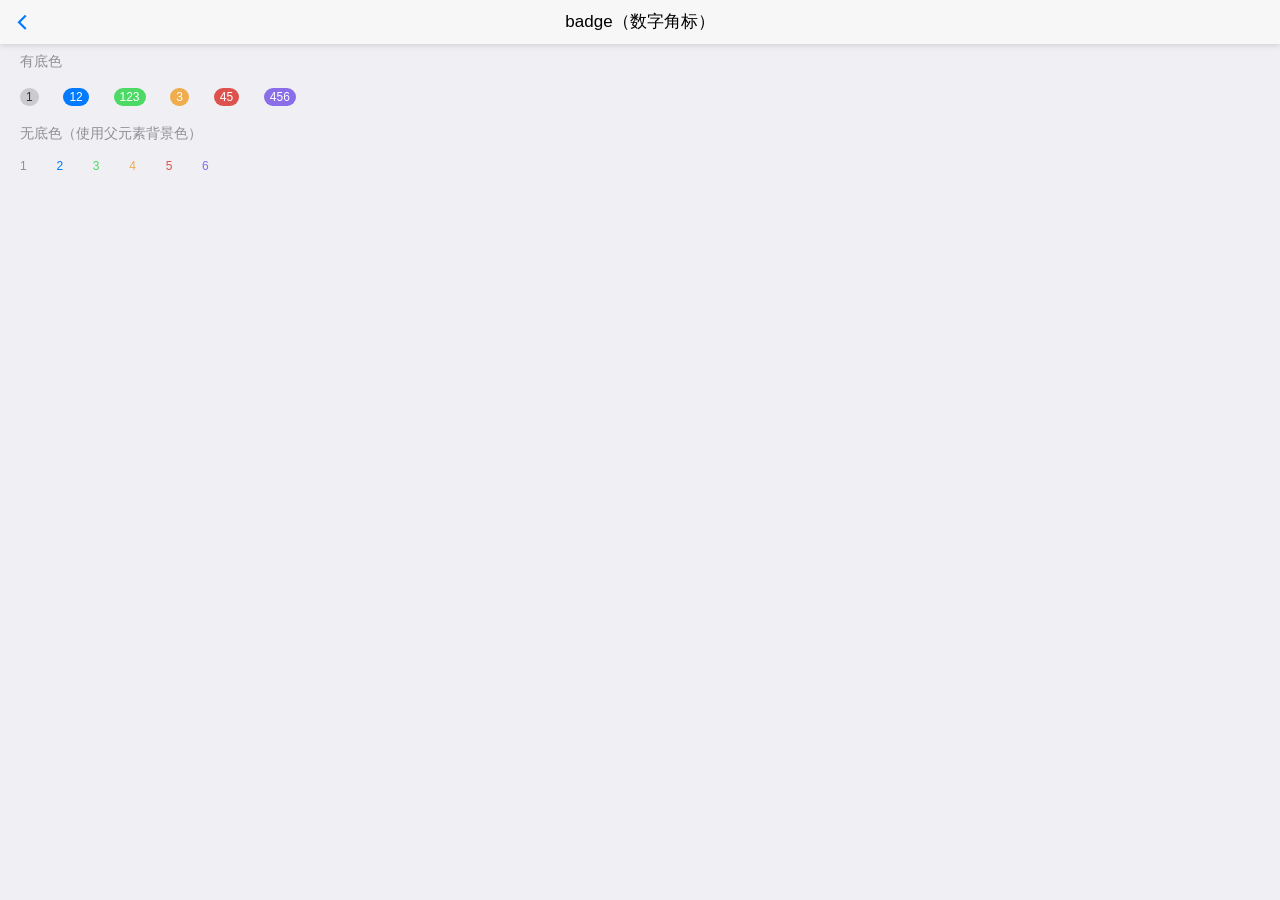
<file: hello-mui/examples/badges.html>
<!DOCTYPE html>
<html>

	<head>
		<meta charset="utf-8">
		<title>Hello MUI</title>
		<meta name="viewport" content="width=device-width, initial-scale=1,maximum-scale=1,user-scalable=no">
		<meta name="apple-mobile-web-app-capable" content="yes">
		<meta name="apple-mobile-web-app-status-bar-style" content="black">
		<!--标准mui.css-->
		<link rel="stylesheet" href="../css/mui.min.css">
		<!--App自定义的css-->
		<!--<link rel="stylesheet" type="text/css" href="../css/app.css"/>-->
		<style>
			h5 {
				margin: 10px;
			}
			.mui-badge {
				margin: 10px;
			}
		</style>
	</head>

	<body>
		<header class="mui-bar mui-bar-nav">
			<a class="mui-action-back mui-icon mui-icon-left-nav mui-pull-left"></a>
			<h1 class="mui-title">badge（数字角标）</h1>
		</header>
		<div class="mui-content">
			<div class="mui-content-padded">
				<h5>有底色</h5>
				<span class="mui-badge">1</span>
				<span class="mui-badge mui-badge-primary">12</span>
				<span class="mui-badge mui-badge-success">123</span>
				<span class="mui-badge mui-badge-warning">3</span>
				<span class="mui-badge mui-badge-danger">45</span>
				<span class="mui-badge mui-badge-purple">456</span>
				<h5>无底色（使用父元素背景色）</h5>
				<span class="mui-badge mui-badge-inverted">1</span>
				<span class="mui-badge mui-badge-primary mui-badge-inverted">2</span>
				<span class="mui-badge mui-badge-success mui-badge-inverted">3</span>
				<span class="mui-badge mui-badge-warning mui-badge-inverted">4</span>
				<span class="mui-badge mui-badge-danger mui-badge-inverted">5</span>
				<span class="mui-badge mui-badge-royal mui-badge-inverted">6</span>
			</div>
		</div>
	</body>
	<script src="../js/mui.min.js"></script>
	<script>
		mui.init({
			swipeBack:true //启用右滑关闭功能
		});
	</script>
</html>
</file>
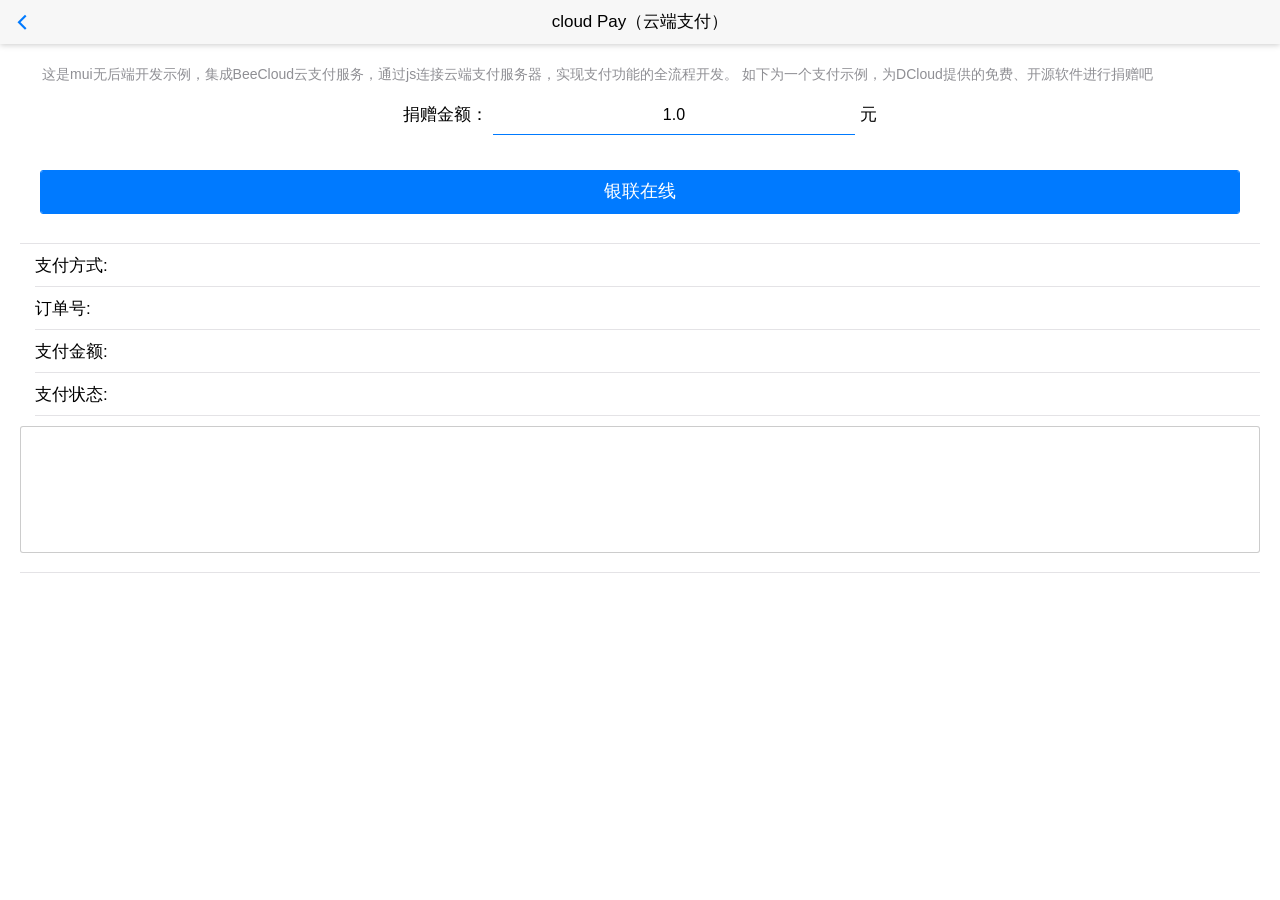
<file: hello-mui/examples/beecloud.html>
<!DOCTYPE html>
<html>

	<head>
		<meta charset="utf-8">
		<meta name="viewport" content="width=device-width,initial-scale=1,minimum-scale=1,maximum-scale=1,user-scalable=no" />
		<title></title>
		<link rel="stylesheet" href="../css/mui.min.css">
		<script src="../js/mui.min.js"></script>
		<script type="text/javascript" charset="utf-8">
			mui.init();
		</script>
		<!--标准mui.css-->
		<style>
			.mui-content-padded {
				padding: 10px;
			}
			body,
			body .mui-content {
				background-color: #fff !important;
			}
			#total {
				-webkit-user-select: text;
				text-align: right;
				padding: 0 1em;
				border: 0px;
				border-bottom: 1px solid #007aff;
				border-radius: 0;
				font-size: 16px;
				width: 30%;
				outline: none;
			}
			textarea{
				margin-top: 10px;
			}
			.mui-btn-block{
				padding: 8px 5px;
			}
		</style>
	</head>

	<body>
		<header class="mui-bar mui-bar-nav">
			<a class="mui-action-back mui-icon mui-icon-left-nav mui-pull-left"></a>
			<h1 class="mui-title">cloud Pay（云端支付）</h1>
		</header>
		<div id="dcontent" class="mui-content">
			<div class="mui-content-padded">
				<p style="text-indent: 22px;">
					这是mui无后端开发示例，集成BeeCloud云支付服务，通过js连接云端支付服务器，实现支付功能的全流程开发。 如下为一个支付示例，为DCloud提供的免费、开源软件进行捐赠吧
				</p>
				<div style="padding: 0 1em;text-align:center">
					捐赠金额：
					<input id="total" type="number" value="1.0" style="text-align:center" /> 元
				</div>
				<div class="mui-content-padded oauth-area">
					<!--探测本机软件，自动显示支付宝和微信支付方式-->
					<!--银联在线一直显示-->
					<div id='UN_WEB' class="mui-btn mui-btn-blue mui-btn-block pay">
						银联在线
					</div>
				</div>
				<ul class="mui-table-view">
					<li class="mui-table-view-cell">
						支付方式: <span id="channel"></span>
					</li>
					<li class="mui-table-view-cell">
						订单号: <span id="bill_no"></span>
					</li>
					<li class="mui-table-view-cell">
						支付金额: <span id="total_fee"></span>
					</li>
					<li class="mui-table-view-cell">
						支付状态:<span id="status"></span>
					</li>
					<textarea name="" id="status_msg" cols="20" rows="5"></textarea>
				</ul>
			</div>
		</div>
	</body>
	<script src="../js/beecloud.js">
	</script>
	<script type="text/javascript">
		mui('.mui-content-padded').on('tap', '.pay', function() {
			var channel_id = null;
			switch (this.id) { 
				case 'alipay':
					channel_id = 'ALI_APP';
					break;
				case 'wxpay':
					channel_id = 'WX_APP';
					break;
				case 'UN_WEB':
					channel_id = 'UN_WEB';
					break;
				default:
					break;
			}
			beecloudPay(channel_id);
			document.getElementById("channel").innerHTML = channel_id;
			document.getElementById("total_fee").innerHTML = document.getElementById('total').value;
			document.getElementById("bill_no").innerHTML = beecloud.genBillNo();
		})

		function beecloudPay(bcChannel) {
			//因DCloud尚未申请银联账号，故支付宝、微信使用的是DCloud的appid，银联暂时使用BeeCloud的appid，开发者这里无需判断，直接写一个appid即可；
			var _appid = bcChannel == "UN_WEB" ? "c37d661d-7e61-49ea-96a5-68c34e83db3b":"44f01a13-965f-4b27-ba9f-da678b47f3f5"
			/*
			 * 构建支付参数
			 * 
			 * app_id: BeeCloud控制台上创建的APP的appid，必填 
			 * title: 订单标题，32个字节，最长支持16个汉字；必填
			 * total_fee: 支付金额，以分为单位，大于0的整数，必填
			 * bill_no: 订单号，8~32位数字和/或字母组合,确保在商户系统中唯一，必填
			 * optional: 扩展参数,可以传入任意数量的key/value对来补充对业务逻辑的需求;此参数会在webhook回调中返回; 选填
			 * bill_timeout: 订单失效时间,必须为非零正整数，单位为秒，必须大于360。选填 
			 */
			var payData = {
				app_id: _appid,
				channel: bcChannel,
				title: "DCloud项目捐赠",
				total_fee: document.getElementById('total').value * 100,
				bill_no: beecloud.genBillNo(),
				optional: {
					'uerId': 'beecloud',
					'phone': '4006280728'
				},
				bill_timeout: 360,
				return_url: "http://www.dcloud.io/demo/pay" //wap支付成功后的回跳地址
			};
			/*
			 *  发起支付
			 *  payData: 支付参数
			 *  cbsuccess: 支付成功回调
			 *  cberror: 支付失败回调
			 */
			beecloud.payReq(payData, function(result) {
				document.getElementById("status").innerHTML = 'success';
				document.getElementById("status").style.color = 'green'
				document.getElementById("status_msg").innerHTML = "-------- 支付成功 --------" + "\n感谢您的支持,我们会继续努力完善产品";
				console.log(result);
			}, function(e) {
				document.getElementById("status").innerHTML = 'failed';
				document.getElementById("status").style.color = 'red'
				document.getElementById("status_msg").innerHTML = "-------- 支付失败 --------\n" + "错误码：" + e.code + '\n' + e.message;
			});
		}
	</script>

</html>
</file>
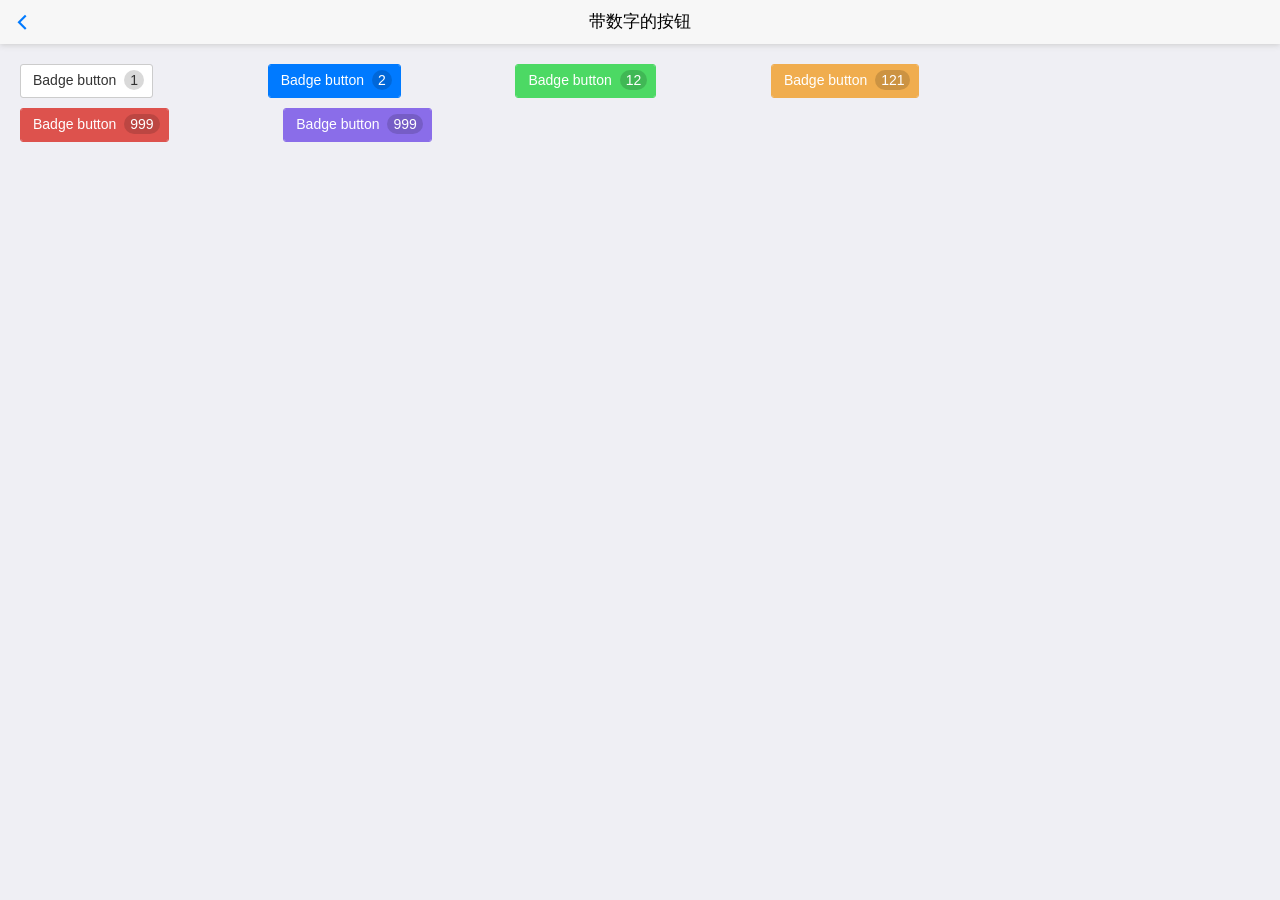
<file: hello-mui/examples/buttons-with-badges.html>
<!DOCTYPE html>
<html>

	<head>
		<meta charset="utf-8">
		<title>Hello MUI</title>
		<meta name="viewport" content="width=device-width, initial-scale=1,maximum-scale=1,user-scalable=no">
		<meta name="apple-mobile-web-app-capable" content="yes">
		<meta name="apple-mobile-web-app-status-bar-style" content="black">

		<!--标准mui.css-->
		<link rel="stylesheet" href="../css/mui.min.css">
		<!--App自定义的css-->
		<!--<link rel="stylesheet" type="text/css" href="../css/app.css"/>-->
		<style>
			.mui-btn{
		        margin-top: 10px;
		        margin-right: 100px;
		        margin-left: 10px;
		    }
		</style>
		
	</head>

	<body>
		<header class="mui-bar mui-bar-nav">
		    <a class="mui-action-back mui-icon mui-icon-back mui-pull-left"></a>
		    <h1 class="mui-title">带数字的按钮</h1>
		</header>
		<div class="mui-content">
		    <div class="mui-content-padded">
		        <button type="button" class="mui-btn">Badge button <span class="mui-badge">1</span></button>
		        <button type="button" class="mui-btn mui-btn-primary">Badge button <span class="mui-badge mui-badge-primary">2</span></button>
		        <button type="button" class="mui-btn mui-btn-success">Badge button <span class="mui-badge mui-badge-success">12</span></button>
		        <button type="button" class="mui-btn mui-btn-warning">Badge button <span class="mui-badge mui-badge-warning">121</span></button>
		        <button type="button" class="mui-btn mui-btn-danger">Badge button <span class="mui-badge mui-badge-danger">999</span></button>
		        <button type="button" class="mui-btn mui-btn-royal">Badge button <span class="mui-badge mui-badge-royal">999</span></button>
		
		    </div>
		</div>
	</body>
	<script src="../js/mui.min.js"></script>
	<script>
		mui.init({
			swipeBack:true //启用右滑关闭功能
		});
	</script>
</html>
</file>
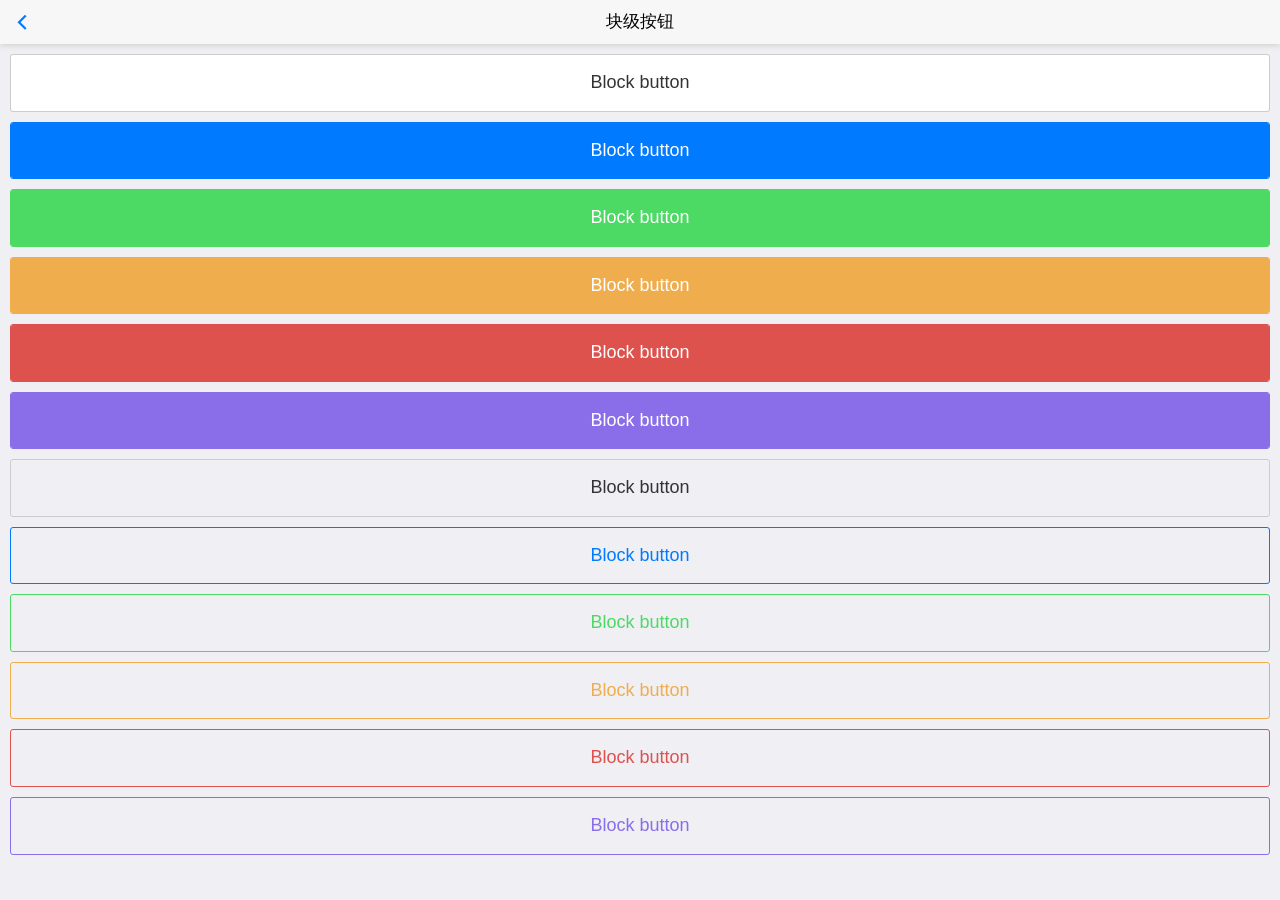
<file: hello-mui/examples/buttons-with-block.html>
<!DOCTYPE html>
<html>

	<head>
		<meta charset="utf-8">
		<title>Hello MUI</title>
		<meta name="viewport" content="width=device-width, initial-scale=1,maximum-scale=1,user-scalable=no">
		<meta name="apple-mobile-web-app-capable" content="yes">
		<meta name="apple-mobile-web-app-status-bar-style" content="black">

		<!--标准mui.css-->
		<link rel="stylesheet" href="../css/mui.min.css">
		<!--App自定义的css-->
		<link rel="stylesheet" type="text/css" href="../css/app.css"/>
		<style>
			.mui-content-padded{
			  	margin: 10px;
			  }
		</style>
	</head>

	<body>
		<header class="mui-bar mui-bar-nav">
		    <a class="mui-action-back mui-icon mui-icon-back mui-pull-left"></a>
		    <h1 class="mui-title">块级按钮</h1>
		</header>
		<div class="mui-content">
		    <div class="mui-content-padded">
		        <button type="button" class="mui-btn mui-btn-block">Block button</button>
		        <button type="button" class="mui-btn mui-btn-primary mui-btn-block">Block button</button>
		        <button type="button" class="mui-btn mui-btn-success mui-btn-block">Block button</button>
		        <button type="button" class="mui-btn mui-btn-warning mui-btn-block">Block button</button>
		        <button type="button" class="mui-btn mui-btn-danger mui-btn-block">Block button</button>
				<button type="button" class="mui-btn mui-btn-royal mui-btn-block">Block button</button>
		        <button type="button" class="mui-btn mui-btn-block mui-btn-outlined">Block button</button>
		        <button type="button" class="mui-btn mui-btn-primary mui-btn-block mui-btn-outlined">Block button</button>
		        <button type="button" class="mui-btn mui-btn-success mui-btn-block mui-btn-outlined">Block button</button>
		        <button type="button" class="mui-btn mui-btn-warning mui-btn-block mui-btn-outlined">Block button</button>
		        <button type="button" class="mui-btn mui-btn-danger mui-btn-block mui-btn-outlined">Block button</button>
		        <button type="button" class="mui-btn mui-btn-royal mui-btn-block mui-btn-outlined">Block button</button>
		    </div>
		</div>
	</body>
	<script src="../js/mui.min.js"></script>
	<script>
		mui.init({
			swipeBack:true //启用右滑关闭功能
		});
	</script>
</html>
</file>
<file: css/common.css>
*,
::before,
::after{
    padding: 0;
    margin: 0;
    -webkit-tap-highlight-color: transparent;
    -webkit-box-sizing: border-box;
    box-sizing: border-box;
}
body,html{
    /*max-width: 640px;*/
    min-width: 320px;
    min-height: 100%;
    background-size:100% 100%;
    font-size: 14px;
   background-color: #fff;
    font-family: "MicroSoft YaHei","sans-serif";
}
ul,ol,li{
    list-style: none;
}
a{
    text-decoration: none;
    color: #333;
}
a:hover{
    color: #333;
}
input,textarea{
    border: none;
    outline: none;
    resize: none;
    -webkit-appearance: none;
}
.f_left{
    float: left;
}
.f_right{
    float: right;
}
.clearfix::after,
.clearfix::before{
    content: ".";
    line-height: 0;
    height: 0;
    display: block;
    visibility: hidden;
    clear: both;
}
.t_r{
    margin-right: 10px;
}
.t_l{
    margin-left: 10px;
}
.t_t{
    margin-top: 10px;
}
.t_b{
    margin-bottom: 10px;
}
p{
    margin-bottom: 0px;
}
</file>
<file: css/index.css>
header{
    /*max-width:640px;*/
    /*min-width:320px;*/
    position: relative;
    background-color: #1E88C7;
}
.mui-bar-nav~.mui-content{
    /*padding-top: 22px;*/
}
.mui-slider .mui-slider-group .mui-slider-item img{
    height: 213px;
}
.mui-bar-tab .mui-tab-item .mui-icon{
    width: 20px;
    height: 20px;
}

.new_new{
    /*margin-top:10px;*/
    /*margin-bottom:10px;*/
    border-top: 1px solid #ccc;
    padding: 5px 0px 5px 5px;

}
.new_new img:nth-child(1){
    display: block;
    width:50%;
    float: left;
    border-right:1px solid #ccc;
}
.new_new img:nth-child(2){
    display: block;
    width:50%;
    float: right;
}

.activity{
    width:100%;
    background: #fff;
    margin-bottom:5px;
}
.activity .ac_title{
    width:100%;
    height: 30px;
    border-bottom:1px solid #ccc;
    border-top:1px solid #ccc;
    line-height: 30px;
    font-size:14px;
    background: #fff;
}
.ac_title a{
    display: block;
    color:#a5a5b3;
    float:right;
    padding-right: 20px;
}
.ac_title:first-child{
    float:left;
    color:#a5a5b3;
    display: block;
    padding-left: 20px;
}

.ac_cont{
    background: #fff;
    color:#a5a5b3;
    border-bottom: 1px solid #ccc;
}

.ac_cont a{
    display: block;
    float: left;
}
.ac_cont img{
    width:80px;
    height: 95px;
    padding-top: 10px;
    margin-left: 10px;
}
.ac_contt{
    width:100%;
    font-size:14px;
    color:#a5a5b3;
    margin-bottom: 10px;
}
.ac_contt a{
    display:inline;
    float: inherit
}
.ac_contt span{
    display: block;
    padding-left:110px;
    padding-top:5px;
    color:#ccc;
}
.ac_contt span:nth-child(1){
    color:rgba(16, 15, 15, 0.71);
    font-size: 14px;
}
.mui-content{
    background-color: #fff;
}
footer{
    position: fixed;
    width: 100%;
    border-top: #ccc;
    background-color: #fbf4f4;
    line-height: 20px;
    color: darkred;
    bottom: 0px;
    text-align: center;
    height: 50px;
    border-top:1px solid #ccc;
}
footer a{
    float: left;
    width: 25%;
    padding-top: 5px;
    color: #000;
}
footer a img{
    width: 20px;
    height: 20px;
    z-index: 20;
}
footer a .foot_word{
    font-size: 11px;
    display: block;
    overflow: hidden;
}

/*********fotter部分start*************/
/*********fotter部分end*************/
</file>
<file: html/service/service.css>
/*公共服务部分start*/
header{
    position: relative;
    background-color: #59DEFF;
}
.mui-bar{
    background-color: #59DEFF;
}
.content{
    width:100%;
    height:auto;
    background-color:#fff;
    margin-bottom:100px;
    /*margin-top: 23px;*/
}
.mui-bar-nav~.mui-content{
    padding-top: 22px;
}
.mui-bar-tab .mui-tab-item .mui-icon{
    width: 20px;
    height: 20px;
}
.content .h5{
    width:100%;
    height: 40px;
    line-height: 40px;
    background:#8b8bff;
    margin-top: 45px;
    color:#fff;
    font-size: 16px;
    padding-left:10px;
}
.content .h4{
    width:100%;
    height: 40px;
    line-height: 40px;
    background:#8b8bff;
    margin-top: 45px;
    color:#fff;
    font-size: 16px;
    padding-left:10px;
}
.content li{
    float: left;
    width:33%;
    padding-top: 10px;
}
.content li a img{
    width: 30px;
    height: 30px;
    display: block;
    margin: 0 auto;
}
.content li a span{
    color:#191616;
    padding-top: 5px;
    font-size: 14px;
    display: block;
    text-align: center;
}
footer{
    position: fixed;
    width: 100%;
    border-top: #ccc;
    background-color: #fbf4f4;
    line-height: 20px;
    color: darkred;
    bottom: 0px;
    text-align: center;
    height: 50px;
    border-top:1px solid #ccc;
}
footer a{
    float: left;
    width: 25%;
    padding-top: 5px;
}
footer a img{
    width: 20px;
    height: 20px;
    z-index: 20;
}
footer a .foot_word{
    font-size: 11px;
    display: block;
    overflow: hidden;
}

/*公共服务部分end*/
</file>
<file: html/engine/engine.css>
header{
    position: relative;
    background-color: #59DEFF;
}
.mui-bar{
    background-color: #59DEFF;
}
 .content{
    margin-top:45px;
    width:100%;
    height:100%;
    margin-bottom:50px;
}
.mui-bar-tab .mui-tab-item .mui-icon{
    width: 20px;
    height: 20px;
}
 .content .cont_l{
    width:50%;
    padding-bottom: 10px;
    border-right:1px solid #ccc;
    border-bottom:1px solid #ccc;
    float: left;
}
.content .cont_l img{
    display: block;
    margin: 10px auto;
}
.content .cont_l p{
    margin-bottom: 0px;
    text-align: center;
}
.cont_l p:nth-child(2){
    color:red;
    font-size: 16px;
    font-weight:600 ;
    font-weight:600 ;
}
footer{
    position: fixed;
    width: 100%;
    border-top: #ccc;
    background-color: #fbf4f4;
    line-height: 20px;
    color: darkred;
    bottom: 0px;
    text-align: center;
    height: 50px;
    border-top:1px solid #ccc;
}
footer a{
    float: left;
    width: 25%;
    padding-top: 5px;
}
footer a img{
    width: 20px;
    height: 20px;
    z-index: 20;
}
footer a .foot_word{
    font-size: 11px;
    display: block;
    overflow: hidden;
}
</file>
<file: html/mine/mine.css>
#header{
   background-color: #59DEFF;
}
.content{
    margin-top: 22px;
}
.content .content_t{
    width:100%;
    height:120px;
    background-color: #59DEFF;
    border-bottom: 1px solid #ccc;
}
.content .content_t .cont_l{
    /*width:20%;*/
    /*height: 50px;*/
    /*background-color: #2ac845;*/
    display: block;
    float: left;
    padding-left: 30px;
    padding-top: 30px;
}
.content .content_t .cont_r{
    display: block;
    /*width:80%;*/
    /*height: 50px;*/
    /*background-color: red;*/
    padding-left: 110px;
    padding-top: 25px;
}
.content .content_t .cont_r p{
    /*display: block;*/
    color: #fff;
    /*padding-top: 5px;*/
}
.content .content_b{
    width:100%;
    height: 65px;
    background-color: #77D9F2;
    border-bottom: 1px solid #ccc;
    overflow: hidden;
}
.content .content_b li{
    float: left;
    padding: 10px;
}
.content .content_b p{
    color: #fff;
}
.content .content_b p:nth-child(1){
    padding-left: 20px;
}
.money{
    width:100%;
    /*height:120px;*/
    /*background: pink;*/
}
.money .money_title{
    width:100%;
    height: 40px;
    line-height: 40px;
    font-size: 16px;
    color: #2C3131;
    padding-left: 15px;
}
.money .money_list{
    width:100%;
    height: 60px;
    font-size:14px;
    border-bottom: 5px solid #e6e6e6;
    border-top:1px solid #ccc;
}
.money .money_list li{
    float: left;
    width:25%;
    padding-top: 5px;
}
.money .money_list li img{
    width: 20px;
    height: 20px;
    margin-left: 20px;
}
.money .money_list li span{
    color: #8a8a8a;
    display: block;
    text-align: center;
}
.mui-table-view-cell{
    padding:10px 15px;
    color:#8a8a8a;
}
.mine_content{
    height:100%;
    margin-bottom: 100px;
}
.mui-table-view-cell:last-child:after, .mui-table-view-cell:last-child:before{
    height: 1px;
 }
.mui-table-view-cell>a:not(.mui-btn){
    font-size: 14px;
}
footer{
    position: fixed;
    width: 100%;
    border-top: #ccc;
    background-color: #fbf4f4;
    line-height: 20px;
    color: darkred;
    bottom: 0px;
    text-align: center;
    height: 50px;
    border-top:1px solid #ccc;
}
footer a{
    float: left;
    width: 25%;
    padding-top: 5px;
}
footer a img{
    width: 20px;
    height: 20px;
    z-index: 20;
}
footer a .foot_word{
    font-size: 11px;
    display: block;
    overflow: hidden;
}
</file>
<file: css/app.css>
/*
 *这是单独为hello mui准备的个性化css，可以覆盖标准mui的css定义；
 * 在实际项目开发时，建议为App单独写一个css文件，从而实现项目的自定义皮肤功能；
 * 
 * */
.mui-plus header.mui-bar{
	display: none;
}
.mui-plus .mui-bar-nav~.mui-content{
	padding: 0;
}

/*hm开头的表示仅为 Hello MUI示例定义*/
.hm-description{
	margin: .5em 0;
}

.hm-description>li {
	font-size: 14px;
	color: #8f8f94;
}
</file>
<file: fonticon/mine/demo.css>
*{margin: 0;padding: 0;list-style: none;}
/*
KISSY CSS Reset
理念：1. reset 的目的不是清除浏览器的默认样式，这仅是部分工作。清除和重置是紧密不可分的。
2. reset 的目的不是让默认样式在所有浏览器下一致，而是减少默认样式有可能带来的问题。
3. reset 期望提供一套普适通用的基础样式。但没有银弹，推荐根据具体需求，裁剪和修改后再使用。
特色：1. 适应中文；2. 基于最新主流浏览器。
维护：玉伯<lifesinger@gmail.com>, 正淳<ragecarrier@gmail.com>
 */

/** 清除内外边距 **/
body, h1, h2, h3, h4, h5, h6, hr, p, blockquote, /* structural elements 结构元素 */
dl, dt, dd, ul, ol, li, /* list elements 列表元素 */
pre, /* text formatting elements 文本格式元素 */
form, fieldset, legend, button, input, textarea, /* form elements 表单元素 */
th, td /* table elements 表格元素 */ {
  margin: 0;
  padding: 0;
}

/** 设置默认字体 **/
body,
button, input, select, textarea /* for ie */ {
  font: 12px/1.5 tahoma, arial, \5b8b\4f53, sans-serif;
}
h1, h2, h3, h4, h5, h6 { font-size: 100%; }
address, cite, dfn, em, var { font-style: normal; } /* 将斜体扶正 */
code, kbd, pre, samp { font-family: courier new, courier, monospace; } /* 统一等宽字体 */
small { font-size: 12px; } /* 小于 12px 的中文很难阅读，让 small 正常化 */

/** 重置列表元素 **/
ul, ol { list-style: none; }

/** 重置文本格式元素 **/
a { text-decoration: none; }
a:hover { text-decoration: underline; }


/** 重置表单元素 **/
legend { color: #000; } /* for ie6 */
fieldset, img { border: 0; } /* img 搭车：让链接里的 img 无边框 */
button, input, select, textarea { font-size: 100%; } /* 使得表单元素在 ie 下能继承字体大小 */
/* 注：optgroup 无法扶正 */

/** 重置表格元素 **/
table { border-collapse: collapse; border-spacing: 0; }

/* 清除浮动 */
.ks-clear:after, .clear:after {
  content: '\20';
  display: block;
  height: 0;
  clear: both;
}
.ks-clear, .clear {
  *zoom: 1;
}

.main {
  padding: 30px 100px;
width: 960px;
margin: 0 auto;
}
.main h1{font-size:36px; color:#333; text-align:left;margin-bottom:30px; border-bottom: 1px solid #eee;}

.helps{margin-top:40px;}
.helps pre{
  padding:20px;
  margin:10px 0;
  border:solid 1px #e7e1cd;
  background-color: #fffdef;
  overflow: auto;
}

.icon_lists{
  width: 100% !important;

}

.icon_lists li{
  float:left;
  width: 100px;
  height:180px;
  text-align: center;
  list-style: none !important;
}
.icon_lists .icon{
  font-size: 42px;
  line-height: 100px;
  margin: 10px 0;
  color:#333;
  -webkit-transition: font-size 0.25s ease-out 0s;
  -moz-transition: font-size 0.25s ease-out 0s;
  transition: font-size 0.25s ease-out 0s;

}
.icon_lists .icon:hover{
  font-size: 100px;
}



.markdown {
  color: #666;
  font-size: 14px;
  line-height: 1.8;
}

.highlight {
  line-height: 1.5;
}

.markdown img {
  vertical-align: middle;
  max-width: 100%;
}

.markdown h1 {
  color: #404040;
  font-weight: 500;
  line-height: 40px;
  margin-bottom: 24px;
}

.markdown h2,
.markdown h3,
.markdown h4,
.markdown h5,
.markdown h6 {
  color: #404040;
  margin: 1.6em 0 0.6em 0;
  font-weight: 500;
  clear: both;
}

.markdown h1 {
  font-size: 28px;
}

.markdown h2 {
  font-size: 22px;
}

.markdown h3 {
  font-size: 16px;
}

.markdown h4 {
  font-size: 14px;
}

.markdown h5 {
  font-size: 12px;
}

.markdown h6 {
  font-size: 12px;
}

.markdown hr {
  height: 1px;
  border: 0;
  background: #e9e9e9;
  margin: 16px 0;
  clear: both;
}

.markdown p,
.markdown pre {
  margin: 1em 0;
}

.markdown > p,
.markdown > blockquote,
.markdown > .highlight,
.markdown > ol,
.markdown > ul {
  width: 80%;
}

.markdown ul > li {
  list-style: circle;
}

.markdown > ul li,
.markdown blockquote ul > li {
  margin-left: 20px;
  padding-left: 4px;
}

.markdown > ul li p,
.markdown > ol li p {
  margin: 0.6em 0;
}

.markdown ol > li {
  list-style: decimal;
}

.markdown > ol li,
.markdown blockquote ol > li {
  margin-left: 20px;
  padding-left: 4px;
}

.markdown code {
  margin: 0 3px;
  padding: 0 5px;
  background: #eee;
  border-radius: 3px;
}

.markdown pre {
  border-radius: 6px;
  background: #f7f7f7;
  padding: 20px;
}

.markdown pre code {
  border: none;
  background: #f7f7f7;
  margin: 0;
}

.markdown strong,
.markdown b {
  font-weight: 600;
}

.markdown > table {
  border-collapse: collapse;
  border-spacing: 0px;
  empty-cells: show;
  border: 1px solid #e9e9e9;
  width: 95%;
  margin-bottom: 24px;
}

.markdown > table th {
  white-space: nowrap;
  color: #333;
  font-weight: 600;

}

.markdown > table th,
.markdown > table td {
  border: 1px solid #e9e9e9;
  padding: 8px 16px;
  text-align: left;
}

.markdown > table th {
  background: #F7F7F7;
}

.markdown blockquote {
  font-size: 90%;
  color: #999;
  border-left: 4px solid #e9e9e9;
  padding-left: 0.8em;
  margin: 1em 0;
  font-style: italic;
}

.markdown blockquote p {
  margin: 0;
}

.markdown .anchor {
  opacity: 0;
  transition: opacity 0.3s ease;
  margin-left: 8px;
}

.markdown .waiting {
  color: #ccc;
}

.markdown h1:hover .anchor,
.markdown h2:hover .anchor,
.markdown h3:hover .anchor,
.markdown h4:hover .anchor,
.markdown h5:hover .anchor,
.markdown h6:hover .anchor {
  opacity: 1;
  display: inline-block;
}

.markdown > br,
.markdown > p > br {
  clear: both;
}


.hljs {
  display: block;
  background: white;
  padding: 0.5em;
  color: #333333;
  overflow-x: auto;
}

.hljs-comment,
.hljs-meta {
  color: #969896;
}

.hljs-string,
.hljs-variable,
.hljs-template-variable,
.hljs-strong,
.hljs-emphasis,
.hljs-quote {
  color: #df5000;
}

.hljs-keyword,
.hljs-selector-tag,
.hljs-type {
  color: #a71d5d;
}

.hljs-literal,
.hljs-symbol,
.hljs-bullet,
.hljs-attribute {
  color: #0086b3;
}

.hljs-section,
.hljs-name {
  color: #63a35c;
}

.hljs-tag {
  color: #333333;
}

.hljs-title,
.hljs-attr,
.hljs-selector-id,
.hljs-selector-class,
.hljs-selector-attr,
.hljs-selector-pseudo {
  color: #795da3;
}

.hljs-addition {
  color: #55a532;
  background-color: #eaffea;
}

.hljs-deletion {
  color: #bd2c00;
  background-color: #ffecec;
}

.hljs-link {
  text-decoration: underline;
}

pre{
  background: #fff;
}
</file>
<file: fonticon/mine/iconfont.css>
@font-face {font-family: "iconfont";
  src: url('iconfont.eot?t=1501574224641'); /* IE9*/
  src: url('iconfont.eot?t=1501574224641#iefix') format('embedded-opentype'), /* IE6-IE8 */
  url('iconfont.woff?t=1501574224641') format('woff'), /* chrome, firefox */
  url('iconfont.ttf?t=1501574224641') format('truetype'), /* chrome, firefox, opera, Safari, Android, iOS 4.2+*/
  url('iconfont.svg?t=1501574224641#iconfont') format('svg'); /* iOS 4.1- */
}

.iconfont {
  font-family:"iconfont" !important;
  font-size:16px;
  font-style:normal;
  -webkit-font-smoothing: antialiased;
  -moz-osx-font-smoothing: grayscale;
}

.icon-minedingdan:before { content: "\e605"; }
</file>
<file: hello-mui/css/app.css>
/*
 *这是单独为hello mui准备的个性化css，可以覆盖标准mui的css定义；
 * 在实际项目开发时，建议为App单独写一个css文件，从而实现项目的自定义皮肤功能；
 * 
 * */
.mui-plus header.mui-bar{
	display: none;
}
.mui-plus .mui-bar-nav~.mui-content{
	padding: 0;
}

/*hm开头的表示仅为 Hello MUI示例定义*/
.hm-description{
	margin: .5em 0;
}

.hm-description>li {
	font-size: 14px;
	color: #8f8f94;
}
</file>
